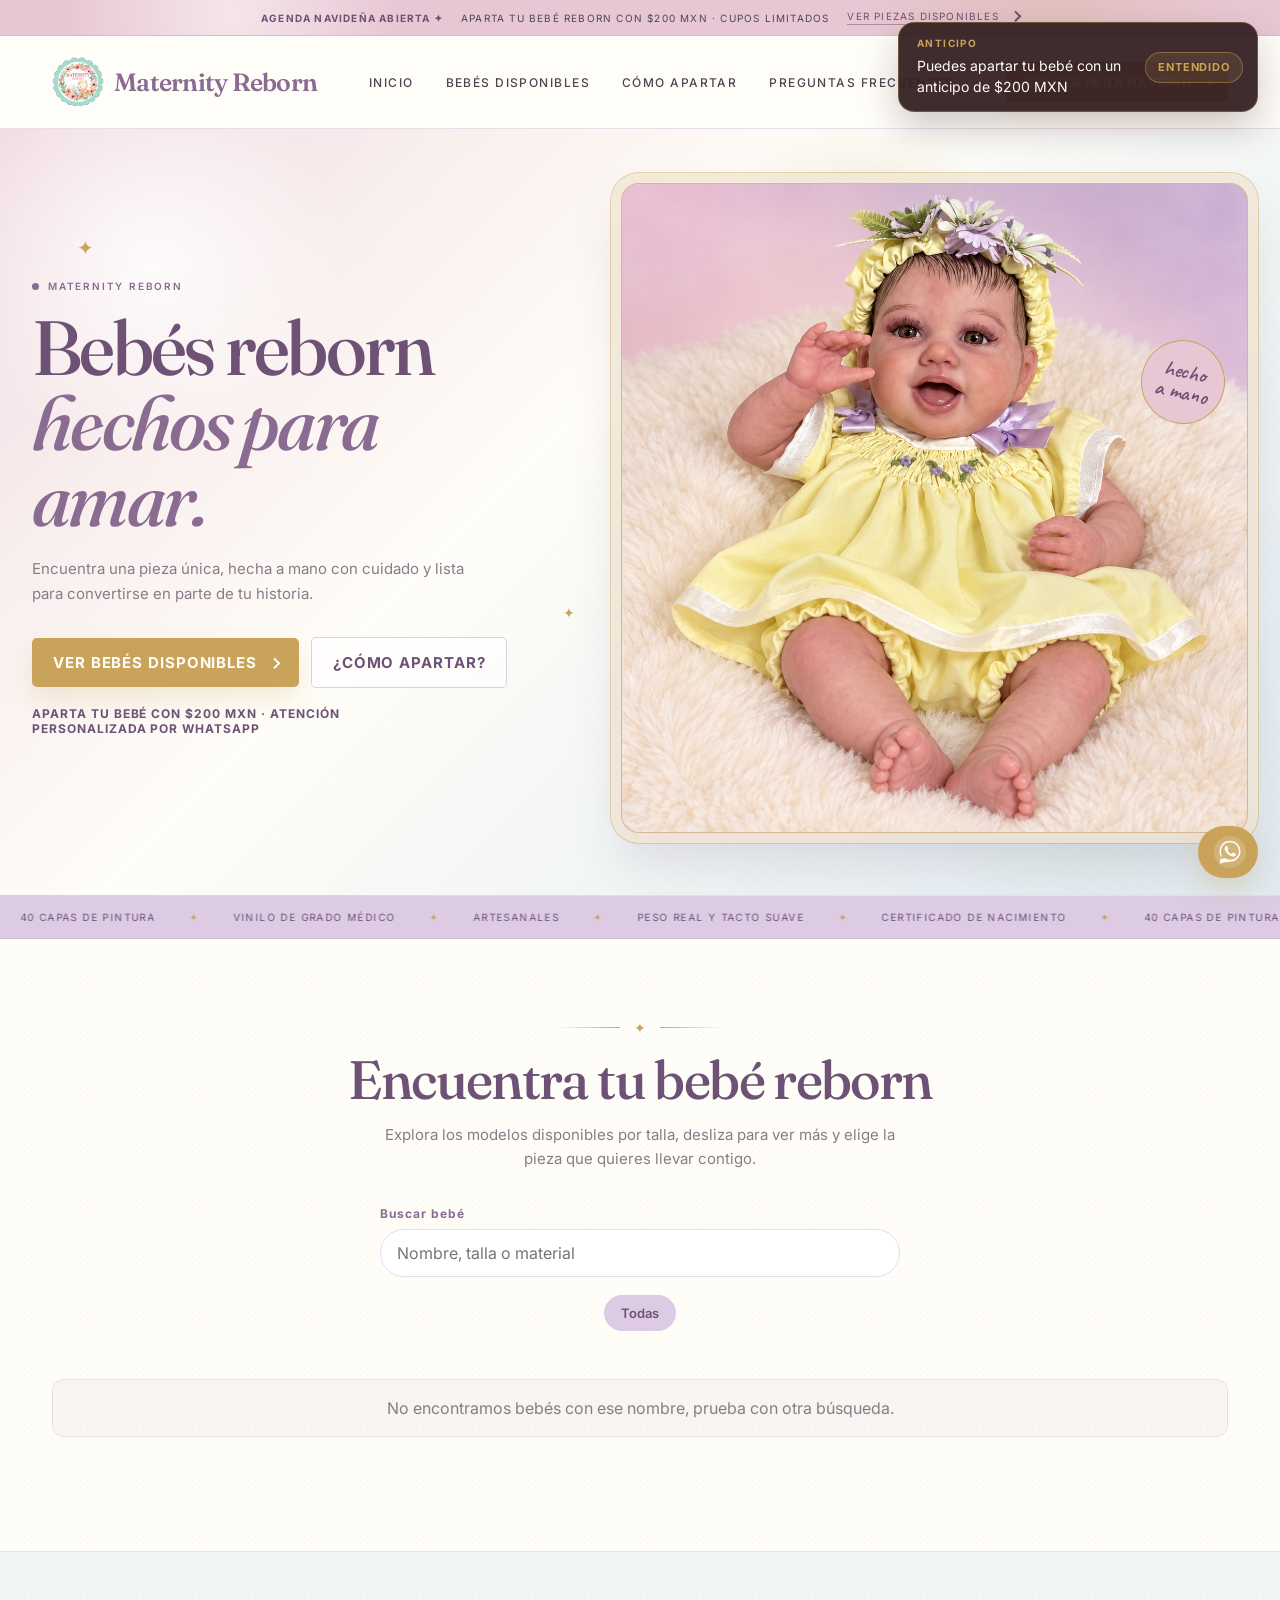
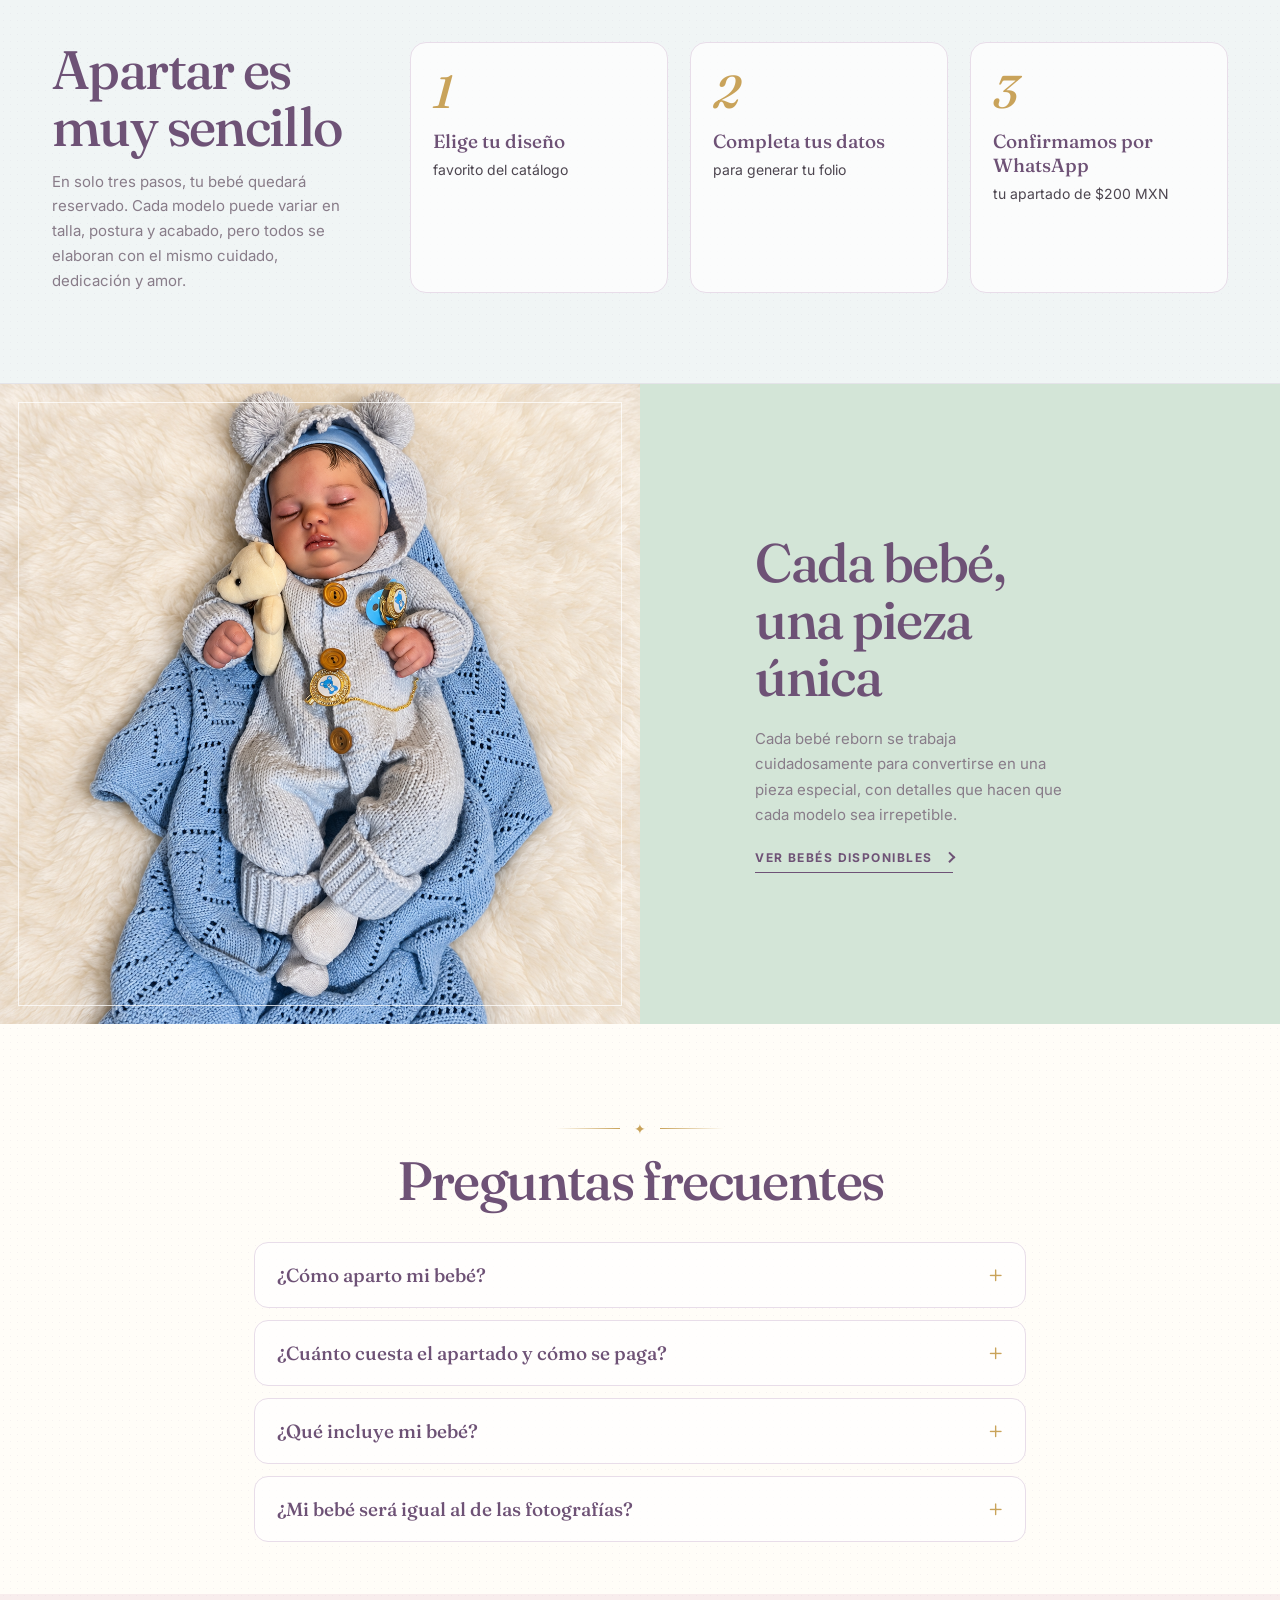
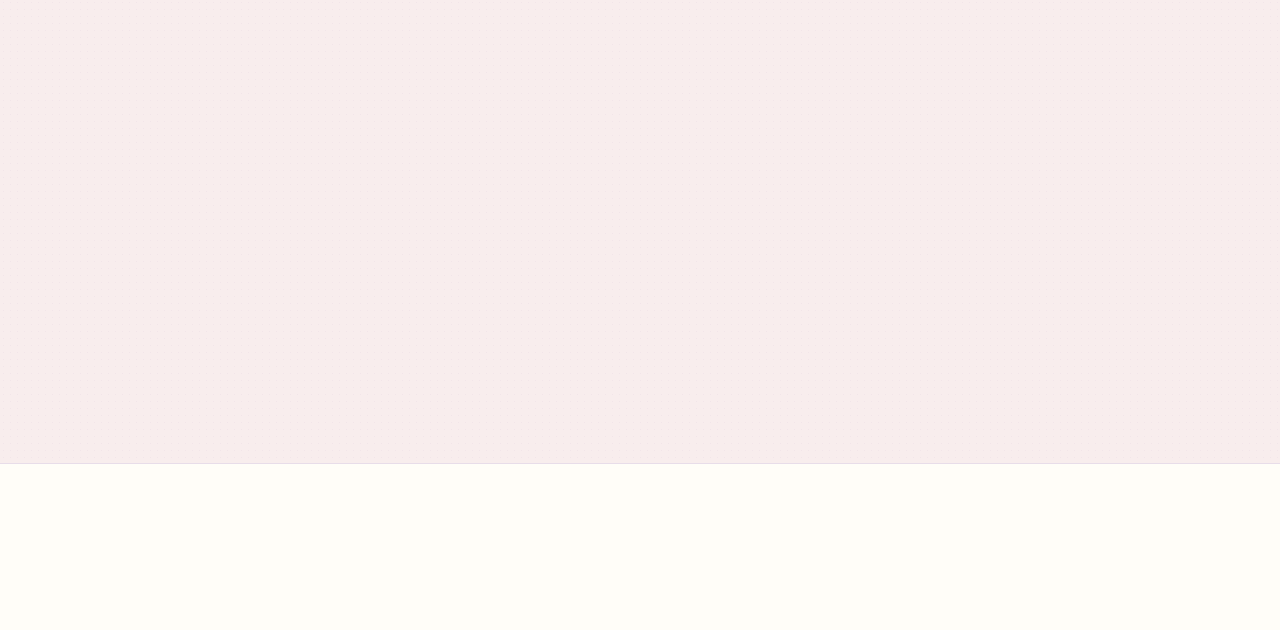
<file: index.html>
<!DOCTYPE html>
<html lang="es">
<head>
<meta charset="UTF-8">
<meta http-equiv="Cache-Control" content="no-cache, no-store, must-revalidate">
<meta http-equiv="Pragma" content="no-cache">
<meta http-equiv="Expires" content="0">
<meta name="viewport" content="width=device-width, initial-scale=1.0">
<meta name="theme-color" content="#FFFDF8">
<meta name="description" content="Bebés reborn hechos a mano. Elige tu diseño y apártalo con $200 MXN.">
<title>Maternity Reborn Dolls | Bebés reborn hechos a mano</title>
<link rel="preconnect" href="https://fonts.googleapis.com">
<link rel="preconnect" href="https://fonts.gstatic.com" crossorigin>
<link href="https://fonts.googleapis.com/css2?family=Caveat:wght@500;600&family=Fraunces:ital,opsz,wght@0,9..144,400;0,9..144,500;0,9..144,600;1,9..144,500&family=Inter:wght@400;500;600;700&display=swap" rel="preload" as="style" onload="this.onload=null;this.rel='stylesheet'">
<noscript><link href="https://fonts.googleapis.com/css2?family=Caveat:wght@500;600&family=Fraunces:ital,opsz,wght@0,9..144,400;0,9..144,500;0,9..144,600;1,9..144,500&family=Inter:wght@400;500;600;700&display=swap" rel="stylesheet"></noscript>
<link rel="icon" type="image/png" href="assets/img/logotipo%20transparente.png">
<link rel="stylesheet" href="assets/css/styles.css?v=20260927">
</head>
<body>

  <div class="announcement" id="inicio" role="status">
    <p><strong>Agenda navideña abierta ✦</strong><span>Aparta tu bebé reborn con $200 MXN · cupos limitados</span><a href="#catalogo">Ver piezas disponibles <span class="arrow-icon" aria-hidden="true"></span></a></p>
  </div>

  <!-- ===== NAV ===== -->
  <nav class="navbar">
    <div class="navbar-inner">
      <a class="nav-logo" href="#inicio" aria-label="Maternity Reborn Dolls">
        <img src="assets/img/logotipo%20transparente.png" alt="Maternity Reborn Dolls logo" width="500" height="500" decoding="async">
        <span>Maternity Reborn</span>
      </a>
      <div class="nav-links">
        <a href="#inicio">Inicio</a>
        <a href="#catalogo">Bebés disponibles</a>
        <a href="#como-funciona">Cómo apartar</a>
        <a href="#preguntas-frecuentes">Preguntas frecuentes</a>
      </div>
      <a href="#catalogo" class="nav-cta">Aparta para navidad <span class="arrow-icon" aria-hidden="true"></span></a>
    </div>
  </nav>

  <!-- ===== HERO ===== -->
  <header class="hero simple-hero" id="coleccion">
    <span class="sparkle s1" aria-hidden="true">✦</span>
    <span class="sparkle s2" aria-hidden="true">✦</span>
    <span class="sparkle s3" aria-hidden="true">✦</span>
    <div class="simple-hero-inner">
      <div class="simple-hero-copy">
        <p class="eyebrow eyebrow-light"><i></i>Maternity Reborn</p>
        <h1>Bebés reborn<br><em>hechos para amar.</em></h1>
        <p class="hero-subtitle">Encuentra una pieza única, hecha a mano con cuidado y lista para convertirse en parte de tu historia.</p>
        <div class="hero-actions">
          <a href="#catalogo" class="btn-hero">Ver bebés disponibles <span class="arrow-icon" aria-hidden="true"></span></a>
          <a href="#como-funciona" class="btn-hero btn-hero-ghost">¿Cómo apartar?</a>
        </div>
        <p class="hero-urgency">Aparta tu bebé con $200 MXN · Atención personalizada por WhatsApp</p>
      </div>
      <div class="simple-hero-art">
        <img src="assets/img/Dylan  (1).png" alt="Bebé reborn artesanal de Maternity Reborn" width="1200" height="1600" decoding="async">
        <span class="hero-stamp">hecho<br>a mano</span>
      </div>
    </div>
  </header>

  <div class="ticker" aria-hidden="true"><div class="ticker-track">
    <span>40 capas de pintura</span><i>✦</i><span>Vinilo de grado médico</span><i>✦</i>
    <span>Artesanales</span><i>✦</i><span>Peso real y tacto suave</span><i>✦</i>
    <span>Certificado de nacimiento</span><i>✦</i><span>40 capas de pintura</span><i>✦</i>
    <span>Vinilo de grado médico</span><i>✦</i><span>Artesanales</span><i>✦</i>
    <span>Peso real y tacto suave</span><i>✦</i><span>Certificado de nacimiento</span><i>✦</i>
  </div></div>

  <!-- ===== CATÁLOGO ===== -->
  <main class="catalogo-wrapper" id="catalogo">
    <div class="catalogo-heading">
      <div>
        <div class="ornament" aria-hidden="true">✦</div>
        <h2>Encuentra tu bebé reborn</h2>
        <p>Explora los modelos disponibles por talla, desliza para ver más y elige la pieza que quieres llevar contigo.</p>
      </div>
    </div>

    <div class="catalogo-toolbar" aria-label="Búsqueda y filtros del catálogo">
      <label class="search-field" for="catalogo-search">
        <span class="search-label">Buscar bebé</span>
        <input id="catalogo-search" type="search" placeholder="Nombre, talla o material" autocomplete="off">
      </label>

      <div class="category-filters" id="category-filters" aria-label="Filtrar por categoría"></div>
    </div>

    <div id="catalogo-empty" class="catalogo-empty" hidden>
      No encontramos bebés con ese nombre, prueba con otra búsqueda.
    </div>

    <!-- Las filas por categoría se generan automáticamente desde assets/js/catalogo.js -->
    <div id="catalogo-grid" class="catalogo-grid"></div>
  </main>

  <!-- ===== CÓMO APARTAR ===== -->
  <section class="how-it-works" id="como-funciona">
    <div class="how-inner">
      <div class="section-intro">
        <h2>Apartar es muy sencillo</h2>
        <p>En solo tres pasos, tu bebé quedará reservado. Cada modelo puede variar en talla, postura y acabado, pero todos se elaboran con el mismo cuidado, dedicación y amor.</p>
      </div>
      <div class="how-item">
        <span class="how-num">1</span>
        <p><strong>Elige tu diseño</strong> favorito del catálogo</p>
      </div>
      <div class="how-item">
        <span class="how-num">2</span>
        <p><strong>Completa tus datos</strong> para generar tu folio</p>
      </div>
      <div class="how-item">
        <span class="how-num">3</span>
        <p><strong>Confirmamos por WhatsApp</strong> tu apartado de $200 MXN</p>
      </div>
    </div>
  </section>

  <section class="atelier-band">
    <div class="atelier-image"><img src="assets/img/Olivia .png" alt="Detalle de un bebé reborn terminado" width="960" height="1206" loading="lazy" decoding="async"></div>
    <div class="atelier-copy">
      <h2>Cada bebé, una pieza única</h2>
      <p>Cada bebé reborn se trabaja cuidadosamente para convertirse en una pieza especial, con detalles que hacen que cada modelo sea irrepetible.</p>
      <a href="#catalogo" class="text-link">Ver bebés disponibles <span class="arrow-icon" aria-hidden="true"></span></a>
    </div>
  </section>

  <!-- ===== PREGUNTAS FRECUENTES ===== -->
  <section class="faq" id="preguntas-frecuentes">
    <div class="faq-head">
      <div class="ornament" aria-hidden="true">✦</div>
      <h2>Preguntas frecuentes</h2>
    </div>
    <details>
      <summary>¿Cómo aparto mi bebé?</summary>
      <p>Elige tu diseño, toca “Quiero apartarlo” y escribe tu nombre y teléfono. Generamos tu folio y continúas por WhatsApp, donde confirmamos tu apartado personalmente.</p>
    </details>
    <details>
      <summary>¿Cuánto cuesta el apartado y cómo se paga?</summary>
      <p>El apartado cuesta $200 MXN y se paga por transferencia o en efectivo en tienda física.</p>
    </details>
    <details>
    <summary>¿Qué incluye mi bebé?</summary>
      <p>Tu bebé incluye su atuendo, chupón y cobija, además de ropa extra y accesorios seleccionados de acuerdo con cada diseño. También recibirás su hoja de nacimiento y certificado de autenticidad.</p>
    </details>
    <details>
      <summary>¿Mi bebé será igual al de las fotografías?</summary>
      <p>Cada bebé se elabora cuidadosamente a mano. El modelo conservará sus características principales; sin embargo, el diseño de las telas y algunos accesorios pueden variar ligeramente según disponibilidad.</p>
    </details>
  </section>

  <section class="christmas-close">
    <div class="ornament" aria-hidden="true">✦</div>
    <p>“Ya encontré el bebé reborn que quiero…”</p>
    <a href="#catalogo" class="btn-primary">Apartar mi bebé por $200 MXN</a>
    <span>Te confirmaremos el apartado personalmente por WhatsApp.</span>
  </section>

  <footer class="site-footer">
    <div class="footer-brand-row">
      <div class="footer-brand">
        <img src="assets/img/logotipo%20transparente.png" alt="Maternity Reborn Dolls logo" width="500" height="500" loading="lazy" decoding="async">
        <span>Maternity Reborn</span>
      </div>

      <div class="footer-socials" aria-label="Redes sociales">
        <a href="https://www.tiktok.com/@maternityrebornstyle?_r=1&_t=ZS-99ALDfQ20K8" target="_blank" rel="noreferrer" aria-label="TikTok">
          <svg viewBox="0 0 24 24" aria-hidden="true"><path d="M14.5 2c.3 1.7 1.5 2.9 3.4 3.2v2.6c-1.1 0-2.2-.3-3.2-.9v7.2a5.2 5.2 0 1 1-5.2-5.2c.3 0 .7 0 1 .1v2.8a2.5 2.5 0 1 0 1.9 2.4V2h2.1Z"/></svg>
        </a>
        <a href="https://www.facebook.com/share/18GBSLNuox/?mibextid=wwXIfr" target="_blank" rel="noreferrer" aria-label="Facebook">
          <svg viewBox="0 0 24 24" aria-hidden="true"><path d="M13.5 22v-8h2.7l.4-3h-3.1V7.5c0-.9.3-1.5 1.6-1.5H17V3.1c-.3 0-1.3-.1-2.5-.1-2.5 0-4.2 1.5-4.2 4.3V11H8v3h2.3v8h3.2z"/></svg>
        </a>
        <a href="https://www.instagram.com/maternityreborndolls?igsi=MWFid2tkNHNncjBvOQ%3D%3D&utm_source=qr" target="_blank" rel="noreferrer" aria-label="Instagram">
          <svg viewBox="0 0 24 24" aria-hidden="true"><path d="M7 2h10a5 5 0 0 1 5 5v10a5 5 0 0 1-5 5H7a5 5 0 0 1-5-5V7a5 5 0 0 1 5-5zm0 2a3 3 0 0 0-3 3v10a3 3 0 0 0 3 3h10a3 3 0 0 0 3-3V7a3 3 0 0 0-3-3H7zm5 3.5A5.5 5.5 0 1 1 6.5 13 5.5 5.5 0 0 1 12 7.5zm0 2A3.5 3.5 0 1 0 15.5 13 3.5 3.5 0 0 0 12 9.5zm5.25-3.25a1.25 1.25 0 1 1-1.25 1.25 1.25 1.25 0 0 1 1.25-1.25z"/></svg>
        </a>
      </div>
    </div>
    <p>&copy; <span id="anio-actual"></span> Maternity Reborn. Piezas de colección.</p>
  </footer>

  <script defer src="assets/js/datos.js?v=20260927"></script>
  <script defer src="assets/js/referral.js?v=20260927"></script>
  <script defer src="assets/js/catalogo.js?v=20260927"></script>
  <script defer src="assets/js/catalogo-admin.js?v=20260927"></script>
  <script defer src="assets/js/whatsapp-widget.js?v=20260927"></script>
</body>
</html>
</file>
<file: assets/css/styles.css>
/* =========================================================
   MATERNITY REBORN — styles.css

   Orden del archivo:
   1. Tokens, base y animaciones
   2. Aviso, navegación y hero
   3. Catálogo (filas por categoría con scroll horizontal)
   4. Cómo apartar, atelier, preguntas, cierre y footer
   5. Componentes compartidos (botones, formularios, modal, toast)
   6. Página de detalle
   7. Panel administrativo
   ========================================================= */

/* ---------- 1. TOKENS, BASE Y ANIMACIONES ---------- */
:root {
  --lila-suave: #DCCBE3;
  --rosa-empolvado: #E8C7D4;
  --azul-cielo: #C9DDEC;
  --verde-menta: #D3E5D7;
  --dorado: #C9A35A;
  --fondo-papel: #FFFDF8;

  --color-bg: #FFFDF8;
  --color-card: #ffffff;
  --color-wine: #8A6B91;
  --color-wine-dark: #6E5276;
  --color-gold: #C9A35A;
  --color-gold-dark: #A9803F;
  --color-gold-light: #e5d6a8;
  --color-text: #4D4650;
  --color-text-soft: #887C89;
  --color-line: #E8DDE9;
  --color-badge-out: #c98d8d;
  --color-tint: #DCCBE3;
  --color-panel: #D3E5D7;
  --color-image-bg: #F5ECF4;
  --color-white: #ffffff;
  --color-shadow: rgba(92, 68, 98, 0.12);
  --color-overlay: rgba(61, 53, 64, 0.5);
  --color-glass: rgba(255, 253, 248, 0.94);

  --font-display: "Fraunces", serif;
  --font-body: "Inter", sans-serif;
  --font-script: "Caveat", cursive;

  --radius: 4px;
  --radius-card: 16px;
  --shadow-card: 0 4px 18px rgba(61, 53, 64, 0.08);
  --shadow-modal: 0 20px 60px rgba(61, 53, 64, 0.28);
}

@keyframes fade-up {
  0% { opacity: 0; transform: translateY(28px); }
  60% { opacity: 1; }
  100% { opacity: 1; transform: translateY(0); }
}

@keyframes twinkle {
  0%, 100% { opacity: .35; transform: scale(.85) rotate(0deg); }
  50% { opacity: 1; transform: scale(1.1) rotate(18deg); }
}

@keyframes ticker-scroll {
  from { transform: translateX(-50%); }
  to { transform: translateX(0); }
}

@keyframes catalog-slide-next {
  0%, 100% { transform: translateX(0); }
  45% { transform: translateX(-5px); }
}

@keyframes catalog-slide-prev {
  0%, 100% { transform: translateX(0); }
  45% { transform: translateX(5px); }
}

* { box-sizing: border-box; }

html, body {
  margin: 0;
  padding: 0;
  scroll-behavior: smooth;
  background: var(--fondo-papel);
  color: var(--color-text);
  font-family: var(--font-body);
  -webkit-font-smoothing: antialiased;
}

body {
  background-image: radial-gradient(rgba(138, 107, 145, .075) .6px, transparent .6px);
  background-size: 7px 7px;
}

[id] { scroll-margin-top: 90px; }
img { max-width: 100%; display: block; }

:focus-visible {
  outline: 2px solid var(--color-wine);
  outline-offset: 3px;
}

@media (prefers-reduced-motion: reduce) {
  html, body { scroll-behavior: auto; }
  *, *::before, *::after { animation: none !important; transition-duration: .01ms !important; }
  .ticker-track { animation: ticker-scroll 32s linear infinite !important; }
}

/* Etiquetas y adornos */
.eyebrow {
  display: flex;
  align-items: center;
  justify-content: center;
  gap: 9px;
  margin: 0 0 10px;
  color: var(--color-gold-dark);
  font-size: 10px;
  font-weight: 600;
  letter-spacing: .18em;
  text-transform: uppercase;
}
.eyebrow i { display: inline-block; width: 7px; height: 7px; border-radius: 50%; background: currentColor; }

.ornament {
  display: flex;
  align-items: center;
  justify-content: center;
  gap: 14px;
  margin: 0 auto 16px;
  color: var(--dorado);
  font-size: 14px;
}
.ornament::before, .ornament::after {
  content: "";
  width: 64px;
  height: 1px;
  background: linear-gradient(90deg, transparent, var(--dorado));
}
.ornament::after { transform: scaleX(-1); }

.arrow-icon {
  display: inline-block;
  width: 8px;
  height: 8px;
  margin-left: 8px;
  border-top: 2px solid currentColor;
  border-right: 2px solid currentColor;
  transform: rotate(45deg) translateY(-1px);
  vertical-align: middle;
}

/* ---------- 2. AVISO, NAVEGACIÓN Y HERO ---------- */
.announcement {
  position: relative;
  overflow: hidden;
  padding: 10px 20px;
  background: var(--rosa-empolvado);
  color: var(--color-text);
  border-bottom: 1px solid rgba(138, 107, 145, .16);
}
.announcement::before {
  content: "";
  position: absolute;
  inset: 0;
  pointer-events: none;
  background:
    radial-gradient(circle at 18% 40%, rgba(255,255,255,.55), transparent 16%),
    radial-gradient(circle at 82% 20%, rgba(201,163,90,.18), transparent 18%);
}
.announcement p {
  position: relative;
  z-index: 1;
  max-width: 1240px;
  margin: 0 auto;
  display: flex;
  align-items: center;
  justify-content: center;
  gap: 18px;
  font-size: 10px;
  letter-spacing: .12em;
  text-transform: uppercase;
}
.announcement strong { color: var(--color-wine-dark); font-weight: 700; }
.announcement a {
  color: var(--color-wine-dark);
  text-decoration: none;
  border-bottom: 1px solid rgba(110, 82, 118, .5);
  padding-bottom: 2px;
}

.navbar {
  position: sticky;
  top: 0;
  z-index: 50;
  background: var(--color-glass);
  backdrop-filter: blur(14px);
  border-bottom: 1px solid var(--color-line);
}
.navbar-inner {
  max-width: 1240px;
  margin: 0 auto;
  padding: 20px 32px;
  display: flex;
  align-items: center;
  justify-content: space-between;
  gap: 20px;
}

.nav-logo {
  display: inline-flex;
  align-items: center;
  justify-content: center;
  gap: 10px;
  font-family: var(--font-display);
  font-weight: 600;
  font-size: 25px;
  letter-spacing: -.03em;
  color: var(--color-wine);
  text-decoration: none;
}
.nav-logo span { line-height: 1; }
.nav-logo img, .footer-brand img { display: block; height: 52px; width: auto; }

.nav-links { display: flex; gap: 32px; }
.nav-links a {
  display: inline-block;
  font-size: 12px;
  font-weight: 500;
  letter-spacing: .12em;
  text-transform: uppercase;
  color: var(--color-text);
  text-decoration: none;
  transition: color .2s ease, transform .2s ease;
}
.nav-links a:hover { color: var(--color-wine); transform: translateY(-2px); }

.nav-cta {
  padding: 12px 17px;
  border-radius: var(--radius);
  background: var(--dorado);
  color: #fffdf8;
  font-size: 13px;
  font-weight: 700;
  letter-spacing: .05em;
  text-transform: uppercase;
  text-decoration: none;
  white-space: nowrap;
  box-shadow: 0 8px 18px rgba(201, 163, 90, .2);
  transition: background .2s ease, transform .2s ease;
}
.nav-cta:hover { background: #B78E49; transform: translateY(-2px); }

/* Hero */
.hero {
  position: relative;
  overflow: hidden;
  background: linear-gradient(135deg, rgba(232,199,212,.58), rgba(255,253,248,.94) 42%, rgba(201,221,236,.58));
  border-bottom: 1px solid rgba(201, 163, 90, .28);
}
.hero::before {
  content: "";
  position: absolute;
  inset: 0;
  pointer-events: none;
  background:
    radial-gradient(circle at 12% 18%, rgba(255,255,255,.82), transparent 15%),
    radial-gradient(circle at 67% 16%, rgba(201,163,90,.24), transparent 13%),
    radial-gradient(circle at 84% 76%, rgba(211,229,215,.8), transparent 17%);
}

.sparkle {
  position: absolute;
  z-index: 1;
  color: var(--dorado);
  pointer-events: none;
  animation: twinkle 4s ease-in-out infinite;
}
.sparkle.s1 { top: 14%; left: 6%; font-size: 20px; }
.sparkle.s2 { top: 62%; left: 44%; font-size: 14px; animation-delay: 1.3s; }
.sparkle.s3 { top: 10%; right: 8%; font-size: 26px; animation-delay: 2.4s; }

.simple-hero-inner {
  position: relative;
  z-index: 2;
  width: min(1240px, calc(100% - 64px));
  min-height: 620px;
  margin: 0 auto;
  padding: 54px 0 62px;
  display: grid;
  grid-template-columns: minmax(0, .9fr) minmax(360px, 1.1fr);
  align-items: center;
  gap: clamp(30px, 6vw, 90px);
}
.simple-hero-copy { animation: fade-up .9s cubic-bezier(.2,.7,.2,1) both; }
.simple-hero-copy .eyebrow { justify-content: flex-start; color: var(--color-wine); }
.simple-hero-copy h1 {
  max-width: 600px;
  margin: 18px 0 20px;
  color: var(--color-wine-dark);
  font: 500 clamp(48px, 6vw, 82px)/.98 var(--font-display);
  letter-spacing: -.035em;
}
.simple-hero-copy h1 em { color: var(--color-wine); font-style: italic; }

.hero-subtitle {
  max-width: 440px;
  margin: 0;
  font-size: 15px;
  line-height: 1.7;
  color: var(--color-text-soft);
}
.hero-actions { display: flex; align-items: center; justify-content: flex-start; gap: 12px; flex-wrap: wrap; margin-top: 30px; }
.btn-hero {
  display: inline-block;
  padding: 15px 21px;
  border-radius: 5px;
  background: var(--dorado);
  color: #fffdf8;
  font-weight: 700;
  font-size: 15px;
  letter-spacing: .06em;
  text-transform: uppercase;
  text-decoration: none;
  box-shadow: 0 12px 25px rgba(201, 163, 90, .2);
  transition: background .2s ease, transform .2s ease;
}
.btn-hero:hover { background: #B78E49; transform: translateY(-2px); }
.btn-hero-ghost {
  background: rgba(255,255,255,.56);
  color: var(--color-wine-dark);
  border: 1px solid rgba(138, 107, 145, .3);
  box-shadow: none;
}
.btn-hero-ghost:hover { background: rgba(255,255,255,.8); }
.hero-urgency {
  max-width: 410px;
  margin: 18px 0 0;
  color: var(--color-wine-dark);
  font-size: 12px;
  font-weight: 700;
  letter-spacing: .08em;
  text-transform: uppercase;
}

/* Arco: el motivo que se repite en las tarjetas del catálogo */
.simple-hero-art {
  position: relative;
  min-height: 520px;
  height: min(62vw, 650px);
  max-height: 650px;
  overflow: hidden;
  border: 1px solid rgba(201, 163, 90, .5);
  border-radius: 18px;
  background: var(--rosa-empolvado);
  box-shadow:
    0 0 0 10px rgba(255,255,255,.55),
    0 0 0 11px rgba(201,163,90,.45),
    0 26px 50px rgba(92,68,98,.16);
  transform: rotate(1deg);
  animation: fade-up 1.05s cubic-bezier(.2,.7,.2,1) both;
}
.simple-hero-art img { width: 100%; height: 100%; object-fit: cover; object-position: center top; }
.hero-stamp {
  position: absolute;
  right: 22px;
  top: 24%;
  display: grid;
  place-items: center;
  width: 84px;
  height: 84px;
  border: 1px solid var(--dorado);
  border-radius: 50%;
  background: var(--rosa-empolvado);
  color: var(--color-wine-dark);
  font-family: var(--font-script);
  font-size: 22px;
  font-weight: 600;
  line-height: .95;
  text-align: center;
  transform: rotate(12deg);
}

.ticker { overflow: hidden; background: var(--lila-suave); border-bottom: 1px solid rgba(138,107,145,.16); white-space: nowrap; }
.ticker-track {
  display: flex;
  gap: 34px;
  width: max-content;
  min-width: max-content;
  padding: 15px 20px;
  color: var(--color-wine-dark);
  font-size: 10px;
  letter-spacing: .14em;
  text-transform: uppercase;
  animation: ticker-scroll 32s linear infinite;
  will-change: transform;
}
.ticker-track i { color: var(--dorado); font-style: normal; }

/* ---------- 3. CATÁLOGO ---------- */
.catalogo-wrapper {
  max-width: 1240px;
  margin: 0 auto;
  padding: 80px 32px 90px;
}

.catalogo-heading { text-align: center; margin-bottom: 34px; }
.catalogo-heading h2,
.section-intro h2,
.atelier-copy h2,
.faq-head h2 {
  margin: 0 0 14px;
  color: var(--color-wine-dark);
  font: 500 clamp(32px, 4.4vw, 54px)/1.05 var(--font-display);
  letter-spacing: -.03em;
}
.catalogo-heading p:last-child {
  max-width: 520px;
  margin: 0 auto;
  color: var(--color-text-soft);
  font-size: 15px;
  line-height: 1.65;
}

/* Buscador y filtros */
.catalogo-toolbar { display: grid; gap: 18px; justify-items: center; margin: 0 0 48px; }
.search-field { display: flex; flex-direction: column; gap: 8px; width: min(520px, 100%); }
.search-label { font-size: 12px; font-weight: 700; letter-spacing: .08em; color: var(--color-wine); }
.search-field input {
  width: 100%;
  padding: 13px 16px;
  border: 1px solid var(--color-line);
  border-radius: 999px;
  background: var(--color-card);
  color: var(--color-text);
  font: inherit;
}
.search-field input:focus { outline: 2px solid rgba(138,107,145,.35); outline-offset: 1px; }

.category-filters { display: flex; flex-wrap: wrap; justify-content: center; gap: 10px; }
.filter-chip {
  padding: 9px 16px;
  border: 1px solid var(--color-line);
  border-radius: 999px;
  background: var(--color-card);
  color: var(--color-text);
  font: 600 13px var(--font-body);
  cursor: pointer;
  transition: background .2s ease, color .2s ease, border-color .2s ease;
}
.filter-chip:hover { border-color: var(--color-wine); }
.filter-chip.is-active { background: var(--lila-suave); border-color: var(--lila-suave); color: var(--color-wine-dark); }

.catalogo-empty {
  margin-bottom: 24px;
  padding: 18px 20px;
  border: 1px solid var(--color-line);
  border-radius: 12px;
  background: rgba(138,107,145,.05);
  color: var(--color-text-soft);
  text-align: center;
}

/* Fila por categoría */
.cat-row { margin-bottom: 56px; }
.cat-row:last-child { margin-bottom: 0; }

.cat-row-head {
  position: relative;
  display: flex;
  align-items: flex-end;
  justify-content: space-between;
  gap: 20px;
  margin-bottom: 14px;
  padding-bottom: 16px;
  border-bottom: 1px solid var(--color-line);
}
.cat-row-head::after {
  content: "✦";
  position: absolute;
  left: 0;
  bottom: -9px;
  padding-right: 10px;
  background: var(--fondo-papel);
  color: var(--dorado);
  font-size: 12px;
  line-height: 1;
}
.cat-row-title {
  margin: 0;
  color: var(--color-wine-dark);
  font: 500 clamp(28px, 3.4vw, 40px)/1.05 var(--font-display);
  letter-spacing: -.025em;
}
.cat-row-meta { margin: 6px 0 0; color: var(--color-text-soft); font-size: 13px; }

.cat-row-tools { display: flex; align-items: center; gap: 8px; }
.cat-hint { display: none; color: var(--color-gold-dark); font: 600 24px/1 var(--font-script); }
.cat-hint::after { content: " →"; }
.cat-arrow {
  display: none;
  align-items: center;
  justify-content: center;
  width: 42px;
  height: 42px;
  padding: 0 0 3px;
  border: 1px solid var(--color-line);
  border-radius: 50%;
  background: var(--color-card);
  color: var(--color-wine);
  font-size: 24px;
  line-height: 1;
  cursor: pointer;
  transition: background .2s ease, color .2s ease, opacity .2s ease;
  position: absolute;
  top: 50%;
  z-index: 3;
  transform: translateY(-50%);
}
.cat-arrow-prev { left: 4px; }
.cat-arrow-next { right: 4px; }
.cat-arrow:hover:not(:disabled) { background: var(--color-wine); border-color: var(--color-wine); color: var(--color-white); }
.cat-arrow:disabled { opacity: .35; cursor: default; }
.cat-row.is-scrollable .cat-arrow { display: inline-flex; }

.cat-row-viewport { position: relative; }
.cat-row.is-moving-prev .cat-row-viewport { animation: catalog-slide-prev .36s ease-out; }
.cat-row.is-moving-next .cat-row-viewport { animation: catalog-slide-next .36s ease-out; }
.cat-row-viewport::before,
.cat-row-viewport::after {
  content: "";
  position: absolute;
  top: 0;
  bottom: 0;
  z-index: 2;
  width: 56px;
  pointer-events: none;
  opacity: 0;
  transition: opacity .2s ease;
}
.cat-row-viewport::before { left: 0; background: linear-gradient(90deg, var(--fondo-papel), transparent); }
.cat-row-viewport::after { right: 0; background: linear-gradient(-90deg, var(--fondo-papel), transparent); }
.cat-row.is-scrollable:not(.at-start) .cat-row-viewport::before { opacity: 1; }
.cat-row.is-scrollable:not(.at-end) .cat-row-viewport::after { opacity: 1; }

.cat-track {
  --card-w: 268px;
  display: flex;
  gap: 18px;
  padding: 14px 0 26px;
  overflow-x: auto;
  overscroll-behavior-x: contain;
  scroll-snap-type: x proximity;
  scrollbar-width: none;
  -webkit-overflow-scrolling: touch;
}
.cat-track::-webkit-scrollbar { display: none; }

/* Cuando eliges una sola categoría, se muestra en cuadrícula */
.cat-row.is-expanded .cat-track {
  display: grid;
  grid-template-columns: repeat(auto-fill, minmax(230px, 1fr));
  gap: 26px 18px;
  overflow: visible;
  padding-bottom: 6px;
}
.cat-row.is-expanded .tarjeta { flex: none; }

/* Tarjeta: arco con marco dorado */
.tarjeta {
  flex: 0 0 var(--card-w);
  display: flex;
  flex-direction: column;
  padding: 0 8px;
  text-align: center;
  scroll-snap-align: start;
}

.tarjeta-imagen-wrap {
  position: relative;
  display: block;
  aspect-ratio: 4 / 5;
  overflow: hidden;
  border-radius: 12px;
  background: var(--color-image-bg);
  box-shadow: 0 6px 16px rgba(92,68,98,.10);
  transition: box-shadow .3s ease, transform .3s ease;

}
.tarjeta-imagen-wrap.palette-rose { background: var(--rosa-empolvado); }
.tarjeta-imagen-wrap.palette-green { background: var(--verde-menta); }
.tarjeta-imagen-wrap.palette-cream { background: #F7F0E2; }
.tarjeta-imagen-wrap.palette-gold { background: #F1E6CC; }

.tarjeta-imagen-wrap img {
  width: 100%;
  height: 100%;
  object-fit: cover;
  object-position: center top;
  transition: transform .45s ease;
}
.tarjeta:hover .tarjeta-imagen-wrap {
  transform: translateY(-4px);
  box-shadow: 0 12px 24px rgba(92,68,98,.16);
}
.tarjeta:hover .tarjeta-imagen-wrap img { transform: scale(1.05); }

.tarjeta-badges {
  position: absolute;
  left: 10px;
  right: 10px;
  bottom: 14px;
  z-index: 1;
  display: flex;
  justify-content: center;
  flex-wrap: wrap;
  gap: 6px;
}
.badge {
  display: inline-flex;
  align-items: center;
  padding: 6px 12px;
  border-radius: 999px;
  background: var(--color-wine);
  color: #fffdf8;
  font-size: 10px;
  font-weight: 700;
  letter-spacing: .08em;
  text-transform: uppercase;
}
.badge.nuevo { background: rgba(255,255,255,.94); color: var(--color-wine-dark); border: 1px solid rgba(201,163,90,.6); }
.badge.nuevo::before { content: "✦"; margin-right: 6px; color: var(--dorado); }
.badge.promocion { background: #b86b45; }
.badge.apartado { background: var(--color-badge-out); }

.tarjeta-info { display: flex; flex-direction: column; align-items: center; flex: 1; padding: 22px 4px 0; }
.tarjeta-nombre { margin: 0 0 4px; color: var(--color-wine-dark); font: 500 24px/1.1 var(--font-display); letter-spacing: -.01em; }
.tarjeta-sub { margin: 0 0 10px; color: var(--color-text-soft); font-size: 12px; line-height: 1.4; }
.tarjeta-precio { margin: 0 0 16px; color: var(--color-gold-dark); font: 500 19px var(--font-display); }

.btn-detalle {
  display: inline-block;
  margin-top: auto;
  padding: 10px 22px;
  border: 1px solid var(--color-wine);
  border-radius: 999px;
  color: var(--color-wine-dark);
  font: 600 13px var(--font-body);
  text-decoration: none;
  transition: background .2s ease, color .2s ease;
}
.btn-detalle:hover { background: var(--color-wine); color: var(--color-white); }

/* ---------- 4. CÓMO APARTAR, ATELIER, PREGUNTAS, CIERRE Y FOOTER ---------- */
.how-it-works {
  background: rgba(201,221,236,.28);
  border-top: 1px solid rgba(138,107,145,.12);
  border-bottom: 1px solid rgba(138,107,145,.12);
}
.how-inner {
  max-width: 1240px;
  margin: 0 auto;
  padding: 90px 32px;
  display: grid;
  grid-template-columns: 1.3fr repeat(3, 1fr);
  gap: 22px;
  align-items: stretch;
}
.section-intro { padding-right: 30px; align-self: center; }
.section-intro p { margin: 0; color: var(--color-text-soft); font-size: 15px; line-height: 1.65; }

.how-item {
  padding: 26px 22px 24px;
  border: 1px solid var(--color-line);
  border-radius: var(--radius-card);
  background: rgba(255,255,255,.75);
}
.how-num { display: block; margin-bottom: 14px; color: var(--dorado); font: italic 500 46px/1 var(--font-display); }
.how-item p { margin: 0; color: var(--color-text); font-size: 14px; line-height: 1.5; }
.how-item strong { display: block; margin-bottom: 6px; font: 500 19px var(--font-display); color: var(--color-wine-dark); }

.atelier-band { display: grid; grid-template-columns: 1fr 1fr; background: var(--verde-menta); content-visibility: auto; contain-intrinsic-size: 460px; }
.atelier-image { position: relative; min-height: 460px; overflow: hidden; }
.atelier-image::after { content: ""; position: absolute; inset: 18px; border: 1px solid rgba(255,255,255,.75); pointer-events: none; }
.atelier-image img { width: 100%; height: 100%; object-fit: cover; }
.atelier-copy { max-width: 540px; padding: 84px 8vw 84px 9vw; align-self: center; }
.atelier-copy h2 { margin-bottom: 20px; }
.atelier-copy p { margin: 0; color: var(--color-text-soft); font-size: 15px; line-height: 1.7; }
.text-link {
  display: inline-block;
  margin-top: 22px;
  padding-bottom: 7px;
  border-bottom: 1px solid var(--color-wine-dark);
  color: var(--color-wine-dark);
  font-size: 12px;
  font-weight: 700;
  letter-spacing: .12em;
  text-decoration: none;
  text-transform: uppercase;
}

/* Preguntas frecuentes */
.faq { max-width: 820px; margin: 0 auto; padding: 96px 24px 40px; }
.faq-head { text-align: center; margin-bottom: 32px; }
.faq-head h2 { margin-bottom: 0; }
.faq details {
  margin-bottom: 12px;
  padding: 0 22px;
  border: 1px solid var(--color-line);
  border-radius: 14px;
  background: rgba(255,255,255,.8);
  transition: border-color .2s ease, box-shadow .2s ease;
}
.faq details[open] { border-color: var(--dorado); box-shadow: 0 10px 24px rgba(92,68,98,.08); }
.faq summary {
  display: flex;
  align-items: center;
  justify-content: space-between;
  gap: 16px;
  padding: 18px 0;
  color: var(--color-wine-dark);
  font: 500 19px/1.3 var(--font-display);
  list-style: none;
  cursor: pointer;
}
.faq summary::-webkit-details-marker { display: none; }
.faq summary::after { content: "+"; color: var(--dorado); font-size: 28px; line-height: 1; transition: transform .2s ease; }
.faq details[open] summary::after { transform: rotate(45deg); }
.faq details p { margin: 0 0 20px; color: var(--color-text-soft); font-size: 15px; line-height: 1.7; }

.christmas-close { padding: 96px 24px 108px; background: rgba(232,199,212,.3); text-align: center; content-visibility: auto; contain-intrinsic-size: 380px; }
.christmas-close p { max-width: 780px; margin: 0 auto 28px; color: var(--color-wine-dark); font: 500 clamp(30px, 5vw, 56px)/1.1 var(--font-display); }
.christmas-close .btn-primary { width: min(560px, 100%); margin: 0 auto 14px; background: var(--dorado); color: #fffdf8; }
.christmas-close .btn-primary:hover { background: #B78E49; }
.christmas-close span { color: var(--color-text-soft); font-size: 13px; }

/* Footer */
.site-footer { padding: 42px 24px 30px; border-top: 1px solid var(--color-line); background: var(--fondo-papel); text-align: center; font-size: 13px; color: var(--color-text-soft); content-visibility: auto; contain-intrinsic-size: 220px; }
.footer-brand-row { display: flex; align-items: center; justify-content: space-between; gap: 20px; margin-bottom: 12px; flex-wrap: wrap; }
.footer-brand { display: inline-flex; align-items: center; gap: 12px; color: var(--color-wine); font-family: var(--font-display); font-size: 25px; }
.footer-brand span { line-height: 1; }
.footer-socials { display: flex; align-items: center; gap: 10px; flex-wrap: wrap; }
.footer-socials a {
  display: inline-flex;
  align-items: center;
  justify-content: center;
  width: 36px;
  height: 36px;
  border-radius: 50%;
  background: var(--lila-suave);
  color: var(--color-wine-dark);
  text-decoration: none;
  transition: transform .2s ease, opacity .2s ease;
}
.footer-socials a svg { width: 16px; height: 16px; fill: currentColor; }
.footer-socials a:hover { transform: translateY(-2px); opacity: .9; }

/* ---------- 5. COMPONENTES COMPARTIDOS ---------- */
.btn-primary {
  display: block;
  width: 100%;
  padding: 14px 16px;
  border: none;
  border-radius: 100px;
  background: var(--color-wine);
  color: var(--color-white);
  font: 700 15px var(--font-body);
  text-align: center;
  text-decoration: none;
  cursor: pointer;
  transition: background .2s ease;
}
.btn-primary:hover { background: var(--color-wine-dark); }

.btn-secondary {
  display: block;
  width: 100%;
  margin-top: 10px;
  padding: 8px;
  border: none;
  background: none;
  color: var(--color-text-soft);
  font: 14px var(--font-body);
  cursor: pointer;
}

.btn-apartar {
  margin-top: auto;
  padding: 12px 16px;
  border: none;
  border-radius: 100px;
  background: var(--color-wine);
  color: #fffdf8;
  font: 600 14px var(--font-body);
  cursor: pointer;
  transition: background .2s ease;
}
.btn-apartar:hover { background: var(--color-wine-dark); }
.btn-apartar:disabled { background: var(--color-line); color: var(--color-text-soft); cursor: not-allowed; }

.modal-overlay {
  position: fixed;
  inset: 0;
  z-index: 100;
  display: flex;
  align-items: center;
  justify-content: center;
  padding: 20px;
  background: var(--color-overlay);
}
.modal-overlay[hidden] { display: none; }
.modal {
  position: relative;
  width: 100%;
  max-width: 420px;
  padding: 34px 30px;
  border-radius: var(--radius);
  background: var(--color-card);
  box-shadow: var(--shadow-modal);
  text-align: center;
}
.modal-close { position: absolute; top: 14px; right: 16px; border: none; background: none; color: var(--color-text-soft); font-size: 26px; line-height: 1; cursor: pointer; }
.modal-title { margin: 0 0 6px; font: 600 26px var(--font-display); }
.modal-price { margin: 0 0 20px; color: var(--color-text-soft); }
.modal-note { margin: 18px 0 20px; color: var(--color-text-soft); font-size: 13px; line-height: 1.6; text-align: left; }
.field-label { display: block; margin: 14px 0 6px; color: var(--color-text); font-size: 13px; font-weight: 600; text-align: left; }
.field-input {
  width: 100%;
  padding: 12px 14px;
  border: 1px solid var(--color-line);
  border-radius: 10px;
  background: var(--color-bg);
  color: var(--color-text);
  font: 15px var(--font-body);
}
.field-input:focus { outline: 2px solid var(--color-wine); outline-offset: 1px; }
.folio-display { margin: 0 0 18px; color: var(--color-wine-dark); font: 600 32px var(--font-display); letter-spacing: .02em; }

.anticipo-toast {
  position: fixed;
  top: 22px;
  right: 22px;
  z-index: 2000;
  width: min(360px, calc(100vw - 24px));
  display: flex;
  align-items: flex-start;
  gap: 10px;
  padding: 14px 14px 14px 18px;
  border: 1px solid rgba(201,163,90,.35);
  border-radius: 16px;
  background: rgba(52,31,33,.94);
  box-shadow: 0 16px 36px rgba(39,20,22,.22);
  color: var(--color-bg);
  opacity: 0;
  transform: translateY(-12px);
  pointer-events: none;
  transition: opacity .25s ease, transform .25s ease;
}
.anticipo-toast.is-visible { opacity: 1; transform: translateY(0); pointer-events: auto; }
.anticipo-toast__content { flex: 1; }
.anticipo-toast__content strong { display: block; margin-bottom: 6px; color: var(--dorado); font-size: 10px; letter-spacing: .14em; text-transform: uppercase; }
.anticipo-toast__content p { margin: 0; color: var(--color-bg); font-size: 14px; line-height: 1.5; }
.anticipo-toast__close {
  align-self: center;
  min-width: 88px;
  padding: 9px 12px;
  border: 1px solid rgba(201,163,90,.45);
  border-radius: 999px;
  background: rgba(201,163,90,.12);
  color: var(--dorado);
  font: 700 11px/1 var(--font-body);
  letter-spacing: .08em;
  text-transform: uppercase;
  cursor: pointer;
}

.whatsapp-widget {
  position: fixed;
  right: 22px;
  bottom: 22px;
  z-index: 2100;
  display: flex;
  align-items: center;
  gap: 10px;
  padding: 10px 12px 10px 16px;
  border-radius: 999px;
  background: var(--dorado);
  color: #fffdf8;
  box-shadow: 0 12px 28px rgba(201,163,90,.3);
  text-decoration: none;
  transition: transform .2s ease, background .2s ease;
}
.whatsapp-widget:hover { background: #B78E49; transform: translateY(-2px); }
.whatsapp-widget__label { font: 700 11px var(--font-body); letter-spacing: .04em; }
.whatsapp-widget__icon { display: grid; place-items: center; width: 32px; height: 32px; border-radius: 50%; background: rgba(255,255,255,.18); font-size: 18px; }

/* ---------- Responsive de portada y catálogo ---------- */
@media (max-width: 900px) {
  .nav-links { gap: 14px; }
  .nav-links a { font-size: 10px; letter-spacing: .06em; }
  .simple-hero-inner { width: min(100% - 40px, 720px); grid-template-columns: 1fr 1fr; gap: 24px; }
  .simple-hero-copy h1 { font-size: clamp(42px, 6vw, 62px); }
  .simple-hero-art { min-height: 420px; }
  .how-inner { grid-template-columns: repeat(3, 1fr); }
  .section-intro { grid-column: 1 / -1; padding-right: 0; }
  .catalogo-toolbar { grid-template-columns: 1fr; }
}

@media (max-width: 640px) {
  .announcement { padding: 8px 14px; }
  .announcement p { flex-wrap: wrap; gap: 2px 8px; font-size: 9px; letter-spacing: .06em; text-align: center; }
  .announcement a { display: none; }

  .navbar-inner { padding: 12px 16px; }
  .nav-logo { font-size: 17px; }
  .nav-logo img, .footer-brand img { height: 38px; }
  .nav-links { display: none; }
  .nav-cta { padding: 9px 10px; font-size: 9px; }

  .simple-hero-inner { width: calc(100% - 40px); min-height: 0; grid-template-columns: 1fr; gap: 34px; padding: 44px 0 44px; }
  .simple-hero-copy { text-align: center; }
  .simple-hero-copy .eyebrow { justify-content: center; }
  .simple-hero-copy h1 { margin: 15px auto 16px; font-size: clamp(44px, 13vw, 62px); }
  .hero-subtitle { margin: 0 auto; font-size: 13px; }
  .hero-actions { justify-content: center; margin-top: 24px; gap: 12px; }
  .btn-hero { padding: 13px 15px; font-size: 12px; }
  .hero-urgency { margin: 15px auto 0; font-size: 9px; }
  .simple-hero-art { width: min(100%, 320px); min-height: 380px; height: 105vw; max-height: 450px; margin: 0 auto; }
  .hero-stamp { right: 6px; width: 68px; height: 68px; font-size: 18px; }
  .sparkle.s2 { display: none; }

  .catalogo-wrapper { padding: 56px 20px 64px; }
  .catalogo-heading { margin-bottom: 26px; }

  /* Chips en una sola línea deslizable */
  .category-filters {
    justify-self: stretch;
    flex-wrap: nowrap;
    justify-content: flex-start;
    width: calc(100% + 40px);
    margin: 0 -20px;
    padding: 2px 20px 6px;
    overflow-x: auto;
    scrollbar-width: none;
  }
  .category-filters::-webkit-scrollbar { display: none; }
  .filter-chip { flex: 0 0 auto; }
  .catalogo-toolbar { margin-bottom: 36px; }

  /* Filas: las tarjetas sobresalen hasta el borde para invitar a deslizar */
  .cat-row { margin-bottom: 40px; }
  .cat-row-title { font-size: 30px; }
  .cat-hint { display: inline-block; }
  .cat-row.is-scrollable .cat-arrow { display: inline-flex; }
  .cat-row:not(.is-scrollable) .cat-hint { display: none; }
  .cat-row-viewport::before, .cat-row-viewport::after { display: none; }
  .cat-track {
    --card-w: min(66vw, 250px);
    gap: 10px;
    margin: 0 -20px;
    padding: 14px 20px 22px;
    scroll-padding-inline: 20px;
    scroll-snap-type: x mandatory;
  }
  .cat-row.is-expanded .cat-track { margin: 0; padding: 14px 0 6px; grid-template-columns: repeat(2, minmax(0, 1fr)); gap: 24px 6px; }
  .cat-row.is-expanded .cat-hint { display: none; }
  .tarjeta-nombre { font-size: 21px; }
  .tarjeta-precio { font-size: 17px; margin-bottom: 12px; }
  .btn-detalle { padding: 9px 16px; font-size: 12px; }

  .how-inner { grid-template-columns: 1fr; padding: 64px 20px; gap: 12px; }
  .how-item { display: grid; grid-template-columns: 44px 1fr; column-gap: 12px; align-items: center; padding: 18px; }
  .how-num { margin: 0; font-size: 38px; }
  .atelier-band { grid-template-columns: 1fr; }
  .atelier-image { min-height: 310px; }
  .atelier-copy { padding: 58px 20px 68px; }
  .faq { padding: 68px 20px 24px; }
  .faq summary { font-size: 17px; }
  .christmas-close { padding: 72px 20px 80px; }

  .anticipo-toast { top: auto; bottom: 84px; left: 12px; right: 12px; width: auto; transform: translateY(12px); }
  .anticipo-toast.is-visible { transform: translateY(0); }
  .whatsapp-widget { right: 12px; bottom: 12px; padding: 11px 14px; }
  .whatsapp-widget__label { font-size: 9px; }
}

/* ---------- 6. PÁGINA DE DETALLE ---------- */
.detail-main { max-width: 1240px; margin: 0 auto; padding: 45px 32px 100px; }
.detail-back { display: inline-block; margin-bottom: 35px; color: var(--color-wine); font-size: 12px; font-weight: 600; letter-spacing: .08em; text-transform: uppercase; }
.detail-layout { display: grid; grid-template-columns: 1.05fr .95fr; gap: clamp(35px, 7vw, 100px); align-items: center; max-width: 1180px; margin: 0 auto; }
.detail-layout--collection { grid-template-columns: 1fr; max-width: 1200px; width: 100%; }
.detail-gallery { width: 100%; max-width: 610px; margin: 0 auto; }
.photo-box { display: flex; align-items: center; justify-content: center; padding: 10px; border: 1px solid var(--color-line); border-radius: var(--radius); background: var(--color-white); box-shadow: 0 12px 30px rgba(97,47,45,.04); }
.main-photo { width: 100%; max-height: 380px; object-fit: contain; border-radius: var(--radius); }
.detail-thumbs { display: grid; grid-template-columns: repeat(3, 1fr); gap: 10px; margin-top: 10px; }
.detail-thumb { padding: 0; aspect-ratio: 1 / 1; overflow: hidden; border: 2px solid transparent; border-radius: var(--radius); background: var(--color-image-bg); }
.detail-thumb.is-active { border-color: var(--color-gold-dark); }
.detail-thumb img { width: 100%; height: 100%; object-fit: contain; }
.detail-info { width: 100%; max-width: 560px; margin: 0 auto; padding-top: 25px; }
.detail-info .eyebrow { margin-bottom: 25px; }
.detail-back-collection-btn { display: inline-flex; align-items: center; justify-content: center; width: auto; min-width: 210px; margin: 0 0 22px; padding: 12px 22px; border-radius: 100px; font-size: 13px; font-weight: 700; letter-spacing: .04em; text-transform: uppercase; }
.detail-code { margin: 0 0 12px; color: var(--color-text-soft); font: 12px var(--font-body); letter-spacing: .12em; text-transform: uppercase; }
.detail-badges { display: flex; flex-wrap: wrap; gap: 8px; margin: 0 0 18px; }
.detail-badge { display: inline-flex; align-items: center; padding: 6px 10px; border-radius: 999px; background: rgba(138,107,145,.1); color: var(--color-wine); font-size: 11px; font-weight: 700; letter-spacing: .06em; text-transform: uppercase; }
.detail-badge-promotion { background: rgba(184,107,69,.14); color: #a25532; }
.detail-name { margin: 0 0 15px; color: var(--color-wine); font: 500 clamp(48px, 7vw, 86px)/.9 var(--font-display); letter-spacing: -.05em; }
.detail-sub { margin: 0 0 8px; color: var(--color-text-soft); font-size: 16px; }
.detail-price { margin: 0 0 26px; color: var(--color-wine-dark); font: 25px var(--font-display); }
.detail-copy { max-width: 42ch; color: var(--color-text-soft); font-size: 15px; line-height: 1.7; }
.detail-variants-wrap { margin: 22px 0 28px; padding: 18px 0 0; border-top: 1px solid var(--color-line); }
.detail-variants-header h2 { margin: 0 0 14px; color: var(--color-wine); font: 26px var(--font-display); }

.detail-model-header { display: flex; align-items: flex-start; justify-content: space-between; gap: 28px; margin-bottom: 22px; flex-wrap: wrap; }
.detail-model-header > div { flex: 1 1 420px; min-width: 0; }
.detail-model-header .detail-name { margin-bottom: 10px; }
.detail-model-header .btn-primary { flex-shrink: 0; width: auto; min-width: 210px; padding: 14px 24px; box-shadow: 0 12px 26px rgba(97,47,45,.14); }
.detail-variation-note { margin: 10px 0 6px; color: var(--color-wine); font-size: 14px; font-weight: 700; letter-spacing: .04em; text-transform: uppercase; }
.detail-estimated-price { margin: 0; color: var(--color-wine-dark); font: 28px/1.1 var(--font-display); }

.detail-collection-layout { display: flex; flex-direction: column; gap: 38px; }
.detail-collection-info { width: 100%; }
.detail-collection-info .detail-name { margin-bottom: 18px; }
.detail-collection-info .btn-primary { margin-top: 24px; }
.detail-collection-specs { display: grid; grid-template-columns: repeat(2, minmax(0, 1fr)); gap: 12px; margin: 28px 0 18px; padding: 16px 0; border-top: 1px solid var(--color-line); border-bottom: 1px solid var(--color-line); }
.detail-collection-specs div { display: grid; gap: 5px; }
.detail-collection-specs dt { color: var(--color-text-soft); font-size: 10px; letter-spacing: .08em; text-transform: uppercase; }
.detail-collection-specs dd { margin: 0; font-size: 13px; line-height: 1.4; }
.detail-collection-cert { display: flex; align-items: flex-start; gap: 10px; color: var(--color-text-soft); font-size: 12px; line-height: 1.5; }
.detail-collection-cert span { display: inline-flex; flex: 0 0 25px; width: 25px; height: 25px; align-items: center; justify-content: center; border-radius: 50%; background: var(--color-wine); color: var(--color-white); font-weight: 700; }
.detail-collection-cert p { margin: 2px 0 0; }
.detail-back-link { display: inline-block; margin-top: 28px; color: var(--color-wine); font-size: 12px; font-weight: 700; letter-spacing: .05em; text-decoration: none; }
.detail-back-link:hover { color: var(--color-wine-dark); }

.detail-model-gallery { display: flex; flex-direction: column; gap: 12px; width: 100%; }
.detail-gallery-hero, .gallery-bento-item, .gallery-thumb { position: relative; display: block; padding: 0; overflow: hidden; border: 1px solid var(--color-line); background: var(--color-image-bg); cursor: zoom-in; }
.detail-gallery-hero { width: 100%; aspect-ratio: 4 / 5; border-radius: 22px; }
.detail-gallery-hero img, .gallery-bento-item img, .gallery-thumb img { width: 100%; height: 100%; display: block; object-fit: cover; }
.detail-gallery-hero img { transition: opacity .16s ease, transform .35s ease; }
.detail-gallery-hero img.is-changing { opacity: 0; }
.detail-gallery-hero:hover img, .gallery-bento-item:hover img { transform: scale(1.035); }
.gallery-zoom-hint, .gallery-counter { position: absolute; z-index: 1; border-radius: 999px; background: rgba(255,255,255,.88); color: var(--color-wine); font-size: 10px; font-weight: 700; letter-spacing: .06em; text-transform: uppercase; }
.gallery-zoom-hint { right: 14px; bottom: 14px; padding: 8px 10px; opacity: 0; transform: translateY(5px); transition: opacity .2s ease, transform .2s ease; }
.detail-gallery-hero:hover .gallery-zoom-hint, .detail-gallery-hero:focus-visible .gallery-zoom-hint { opacity: 1; transform: translateY(0); }
.gallery-counter { top: 14px; right: 14px; padding: 7px 9px; }
.detail-gallery-bento, .detail-gallery-filmstrip { display: none; }

.image-lightbox { position: fixed; inset: 0; z-index: 200; display: flex; align-items: center; justify-content: center; padding: 24px; background: rgba(26,18,20,.78); opacity: 0; visibility: hidden; transition: opacity .2s ease, visibility .2s ease; }
.image-lightbox.is-open { opacity: 1; visibility: visible; }
.image-lightbox__panel { position: relative; width: min(900px, 92vw); max-height: 88vh; padding: 18px; border: 1px solid rgba(255,255,255,.08); border-radius: 22px; background: var(--color-card); box-shadow: 0 30px 80px rgba(0,0,0,.22); }
.image-lightbox__image { display: block; width: 100%; max-height: 80vh; border-radius: 16px; background: var(--color-image-bg); object-fit: contain; }
.image-lightbox__close, .image-lightbox__nav { position: absolute; z-index: 1; display: inline-flex; align-items: center; justify-content: center; border: none; border-radius: 50%; color: var(--color-wine); background: rgba(138,107,145,.12); cursor: pointer; }
.image-lightbox__close { top: 12px; right: 12px; width: 38px; height: 38px; font-size: 24px; line-height: 1; }
.image-lightbox__nav { top: 50%; width: 40px; height: 40px; font-size: 32px; line-height: 1; transform: translateY(-50%); }
.image-lightbox__nav--prev { left: 10px; }
.image-lightbox__nav--next { right: 10px; }
.image-lightbox__nav[hidden] { display: none; }
.image-lightbox__counter { margin: 10px 0 -4px; color: var(--color-text-soft); font-size: 12px; text-align: center; }
.image-lightbox__counter[hidden] { display: none; }

.detail-model-grid { display: grid; grid-template-columns: repeat(auto-fill, minmax(280px, 1fr)); gap: 28px; margin-top: 18px; }
.tarjeta-link { display: flex; flex-direction: column; min-height: 100%; color: inherit; text-decoration: none; }
.tarjeta-link .btn-detalle { margin-top: auto; }
.detail-collection { width: 100%; max-width: 1180px; margin: 0 auto; }

.detail-specs { margin: 35px 0; border-top: 1px solid var(--color-line); }
.detail-specs div { display: flex; justify-content: space-between; gap: 20px; padding: 14px 0; border-bottom: 1px solid var(--color-line); }
.detail-specs dt { color: var(--color-text-soft); font-size: 12px; letter-spacing: .08em; text-transform: uppercase; }
.detail-specs dd { margin: 0; font-size: 14px; text-align: right; }
.detail-section { margin-top: 10px; padding-top: 26px; border-top: 1px solid var(--color-line); }
.detail-section-header { display: flex; align-items: center; gap: 10px; margin-bottom: 14px; }
.detail-section-header span { display: inline-flex; width: 26px; height: 26px; align-items: center; justify-content: center; border-radius: 50%; background: rgba(201,163,90,.15); color: var(--color-wine); font-weight: 700; }
.detail-section-header h2 { margin: 0; color: var(--color-wine); font: 28px var(--font-display); }
.detail-certificacion { color: var(--color-text-soft); line-height: 1.7; }
.certificacion-card { display: flex; gap: 12px; align-items: flex-start; padding: 16px 18px; border: 1px solid rgba(201,163,90,.18); border-radius: 14px; background: rgba(201,163,90,.08); }
.certificacion-icon { display: inline-flex; width: 30px; height: 30px; align-items: center; justify-content: center; border-radius: 50%; background: var(--color-wine); color: white; font-weight: 700; }
.certificacion-card p { margin: 0 0 6px; }
.certificacion-card a { color: var(--color-wine); font-weight: 700; text-decoration: none; }
.detail-cuidados { margin: 0; padding-left: 18px; color: var(--color-text-soft); line-height: 1.8; }
.detail-info .btn-primary { border-radius: var(--radius); }

.care-section { max-width: 980px; margin: 0 auto; padding: 32px 24px 80px; }
.care-intro { margin-bottom: 24px; text-align: center; }
.care-intro h2 { margin: 0; color: var(--color-wine); font: clamp(28px, 4vw, 50px)/1.08 var(--font-display); }
.care-content { padding: 28px 28px 18px; border: 1px solid var(--color-line); border-radius: 20px; background: var(--color-card); box-shadow: var(--shadow-card); }
.care-lead { margin: 0 0 18px; color: var(--color-text-soft); font-size: 15px; line-height: 1.8; }
.care-list { margin: 0; padding-left: 22px; color: var(--color-text); font-size: 15px; line-height: 1.8; }
.care-list li + li { margin-top: 8px; }
.care-signoff { margin: 24px 0 0; color: var(--color-wine); font-size: 14px; font-weight: 700; letter-spacing: .08em; text-align: center; text-transform: uppercase; }

@media (min-width: 960px) {
  .detail-collection-layout { display: grid; grid-template-columns: minmax(280px, 340px) minmax(0, 1fr); gap: clamp(48px, 7vw, 100px); align-items: start; }
  .detail-collection-info { position: sticky; top: 110px; }
  .detail-collection-info .btn-primary { width: 100%; }
  .detail-model-gallery { display: grid; grid-template-columns: minmax(0, 1.4fr) minmax(220px, .85fr); align-items: stretch; max-width: none; }
  .detail-gallery-hero { height: auto; min-height: 0; align-self: start; }
  .detail-gallery-bento { display: grid; grid-template-columns: repeat(2, minmax(0, 1fr)); grid-template-rows: repeat(2, minmax(0, 1fr)); gap: 12px; aspect-ratio: 1 / 2.05; align-self: stretch; }
  .detail-model-gallery[data-count="1"] .detail-gallery-bento { grid-template-rows: 1fr; }
  .detail-model-gallery[data-count="2"] .detail-gallery-bento { grid-template-rows: repeat(2, 1fr); }
  .detail-model-gallery[data-count="3"] .gallery-bento-item:first-child { grid-row: span 2; }
  .gallery-bento-item { min-height: 0; height: 100%; border-radius: 16px; }
  .gallery-bento-more { position: absolute; inset: 0; display: grid; place-items: center; background: rgba(61,53,64,.48); color: white; font: 600 24px var(--font-display); }
  .detail-model-gallery[data-count="0"] { display: block; }
  .detail-model-gallery[data-count="0"] .detail-gallery-hero { max-width: 560px; margin: 0 auto; }
}

@media (max-width: 959px) {
  .detail-gallery-filmstrip { display: flex; gap: 9px; overflow-x: auto; padding: 2px 1px 8px; scroll-snap-type: x proximity; }
  .gallery-thumb { flex: 0 0 74px; width: 74px; height: 74px; border-radius: 10px; scroll-snap-align: start; }
  .gallery-thumb.is-active { border: 2px solid var(--color-wine); }
}

@media (max-width: 700px) {
  .detail-main { padding: 30px 20px 70px; }
  .detail-layout { grid-template-columns: 1fr; gap: 25px; }
  .detail-info { padding-top: 5px; }
  .detail-name { font-size: clamp(52px, 17vw, 76px); }
  .detail-model-header { flex-direction: column; align-items: stretch; }
  .detail-model-header .btn-primary { width: 100%; }
  .detail-model-gallery { grid-template-columns: 1fr; }
  .detail-estimated-price { font-size: 24px; }
}

@media (max-width: 560px) {
  .care-content { padding: 22px 18px 16px; }
  .care-list { padding-left: 18px; }
}

/* ---------- 7. PANEL ADMINISTRATIVO ---------- */
.admin-page { background: linear-gradient(180deg, rgba(138,107,145,.05), rgba(255,253,248,.9)); }
.admin-navbar { background: rgba(255,253,248,.9); backdrop-filter: blur(14px); }
.admin-main { max-width: 1240px; margin: 0 auto; padding: 64px 24px 90px; }
.admin-guard { min-height: 70vh; display: flex; align-items: center; justify-content: center; }
.admin-card, .admin-panel, .stat-card { border: 1px solid var(--color-line); border-radius: 20px; background: var(--color-card); box-shadow: var(--shadow-card); }
.admin-card { width: min(100%, 480px); padding: 34px 28px; }
.admin-card h1 { margin: 0 0 12px; color: var(--color-wine); font: clamp(32px, 5vw, 48px)/1 var(--font-display); }
.admin-card .field-label { margin-top: 20px; }
.admin-card .btn-primary { width: 100%; margin-top: 20px; }
.password-input-wrap { position: relative; }
.password-input-wrap .field-input { padding-right: 82px; }
.password-toggle { position: absolute; top: 50%; right: 10px; transform: translateY(-50%); padding: 6px; border: 0; background: transparent; color: var(--color-wine); font: 600 12px var(--font-body); cursor: pointer; }
.password-toggle:hover { color: var(--color-wine-dark); }
.admin-error { margin: 12px 0 0; color: #b42318; font-size: 13px; font-weight: 700; text-align: center; }
.admin-error.is-success { color: #26734d; }
.admin-password-panel { margin-top: 24px; }
.admin-password-form { display: grid; grid-template-columns: repeat(3, minmax(0, 1fr)); gap: 14px; align-items: end; }
.admin-password-form .field-label { margin-top: 0; }
.admin-password-form .btn-primary { grid-column: 1 / -1; width: auto; justify-self: start; }
.admin-dashboard { display: block; }
.admin-dashboard[hidden], .admin-guard[hidden] { display: none; }
.admin-header { display: flex; align-items: center; justify-content: space-between; gap: 20px; margin-bottom: 22px; }
.admin-header h2 { margin: 0; color: var(--color-wine); font: clamp(30px, 4vw, 48px)/1.1 var(--font-display); }
.admin-header .btn-secondary { width: auto; margin-top: 0; padding: 11px 18px; border-radius: 100px; background: var(--color-wine); color: var(--color-white); }
.stats-grid { display: grid; grid-template-columns: repeat(4, minmax(0, 1fr)); gap: 18px; margin-bottom: 24px; }
.stat-card { display: flex; flex-direction: column; gap: 8px; padding: 20px 18px; }
.stat-card span { color: var(--color-text-soft); font-size: 12px; letter-spacing: .08em; text-transform: uppercase; }
.stat-card strong { color: var(--color-wine); font: clamp(24px, 3vw, 38px)/1 var(--font-display); }
.admin-panel { padding: 22px 18px 18px; }
.admin-search-field { max-width: 430px; margin-bottom: 18px; }
.admin-search-field .field-input { margin-top: 8px; }
.panel-heading { display: flex; flex-wrap: wrap; align-items: center; justify-content: space-between; gap: 10px; margin-bottom: 14px; }
.panel-heading h3 { margin: 0; color: var(--color-wine); font: 28px var(--font-display); }
.table-wrap { overflow-x: auto; }
table { width: 100%; min-width: 640px; border-collapse: collapse; }
thead th { padding: 13px 12px; background: rgba(138,107,145,.06); color: var(--color-wine); font-size: 12px; letter-spacing: .08em; text-align: left; text-transform: uppercase; }
tbody td { padding: 14px 12px; border-top: 1px solid var(--color-line); color: var(--color-text); font-size: 14px; vertical-align: middle; }
.table-empty { padding: 22px 12px; color: var(--color-text-soft); text-align: center; }
.admin-pagination { display: flex; align-items: center; justify-content: center; gap: 16px; margin-top: 18px; }
.admin-pagination .btn-secondary { width: auto; margin: 0; padding: 8px 12px; }
.admin-pagination span { min-width: 100px; color: var(--color-text-soft); font-size: 13px; text-align: center; }
.admin-pagination .btn-secondary:disabled { opacity: .45; cursor: not-allowed; }
.status-badge { display: inline-flex; align-items: center; justify-content: center; padding: 6px 10px; border-radius: 999px; font-size: 11px; font-weight: 700; letter-spacing: .06em; text-transform: uppercase; }
.status-badge.is-sold { background: rgba(138,107,145,.1); color: var(--color-wine); }
.status-badge.is-active { background: rgba(201,163,90,.18); color: var(--color-gold-dark); }
.status-select { padding: 8px 10px; border: 1px solid var(--color-line); border-radius: 8px; background: var(--color-bg); color: var(--color-text); font: 600 12px var(--font-body); }
.status-select:focus { outline: 2px solid rgba(138,107,145,.3); outline-offset: 1px; }
.admin-panel-note { margin: -4px 0 18px; color: var(--color-text-soft); font-size: 13px; line-height: 1.5; }

/* Referidos */
.referral-form { display: grid; grid-template-columns: 1fr 1.4fr .8fr auto; gap: 14px; align-items: end; }
.referral-form .field-label { margin-top: 0; }
.referral-form .btn-primary { width: auto; margin: 0; white-space: nowrap; }
.referral-form .admin-error { grid-column: 1 / -1; margin: 0; text-align: left; }
.referral-list { display: grid; grid-template-columns: repeat(auto-fill, minmax(240px, 1fr)); gap: 10px; margin-top: 20px; }
.referral-item { display: flex; align-items: center; justify-content: space-between; gap: 16px; padding: 13px 14px; border: 1px solid var(--color-line); border-radius: 12px; background: var(--color-bg); }
.referral-item strong, .referral-item span, .referral-item small { display: block; }
.referral-item strong { color: var(--color-wine); letter-spacing: .08em; }
.referral-item span { margin-top: 4px; font-size: 13px; }
.referral-item small { margin-top: 5px; color: var(--color-text-soft); font-size: 11px; overflow-wrap: anywhere; }
.referral-actions { display: flex; align-items: center; gap: 12px; }
.referral-edit, .referral-delete { border: 0; background: transparent; font: 700 12px var(--font-body); cursor: pointer; }
.referral-edit { color: var(--color-wine); }
.referral-delete { color: #b42318; }
.referral-toolbar { display: flex; align-items: end; justify-content: space-between; gap: 20px; margin-bottom: 22px; }
.referral-toolbar .admin-panel-note { max-width: 560px; margin: 0; }
.referral-toolbar .field-input { width: min(320px, 100%); }
.referral-card { display: flex; flex-direction: column; min-height: 275px; padding: 18px; border: 1px solid var(--color-line); border-radius: var(--radius-card); background: var(--color-bg); box-shadow: 0 5px 16px var(--color-shadow); }
.referral-card-top, .referral-card-actions, .referral-metrics { display: flex; align-items: center; justify-content: space-between; gap: 10px; }
.referral-avatar { display: grid; width: 48px; height: 48px; place-items: center; border-radius: 50%; background: var(--color-wine); color: var(--color-white); font: 600 18px var(--font-display); }
.referral-commission { padding: 6px 9px; border-radius: 999px; background: rgba(201,163,90,.18); color: var(--color-gold-dark); font-size: 10px; font-weight: 700; text-transform: uppercase; }
.referral-card-info { display: grid; gap: 5px; margin: 20px 0; }
.referral-seller-name { color: var(--color-text-soft); font-size: 13px; }
.referral-code { color: var(--color-wine); font: 600 27px var(--font-display); letter-spacing: .04em; }
.referral-metrics { margin-top: auto; padding: 12px 0; border-top: 1px solid var(--color-line); border-bottom: 1px solid var(--color-line); }
.referral-metrics span { display: grid; gap: 4px; min-width: 0; }
.referral-metrics span + span { text-align: right; }
.referral-metrics small { color: var(--color-text-soft); font-size: 9px; text-transform: uppercase; }
.referral-metrics strong { color: var(--color-text); font-size: 11px; }
.referral-card-actions { justify-content: flex-start; padding-top: 14px; }
.referral-card-actions button { padding: 0; border: 0; background: transparent; font: 700 11px var(--font-body); cursor: pointer; }
.referral-copy { margin-right: auto; color: var(--color-wine); }
.referral-card-actions .referral-delete { color: #b42318; }
.referral-modal-form { display: grid; gap: 4px; }
.referral-modal-form .admin-error { margin: 8px 0 0; }
.referral-modal-form .btn-secondary { width: auto; margin: 0; }

/* Pestañas, estados vacíos, ventas y avisos */
.admin-tabs { display: flex; gap: 6px; margin: 0 0 24px; padding: 5px; border: 1px solid var(--color-line); border-radius: 14px; background: rgba(255,255,255,.55); }
.admin-tab { flex: 1; padding: 12px 16px; border: 0; border-radius: 10px; background: transparent; color: var(--color-text-soft); font: 700 12px var(--font-body); letter-spacing: .08em; text-transform: uppercase; cursor: pointer; }
.admin-tab.is-active { background: var(--color-wine); color: var(--color-white); box-shadow: 0 6px 14px var(--color-shadow); }
.admin-view[hidden] { display: none; }
.admin-view.is-active { animation: fade-up .35s ease both; }
.admin-new-referral { width: auto; margin: 0; white-space: nowrap; }
.admin-empty-state { display: grid; place-items: center; gap: 8px; min-height: 210px; padding: 30px 18px; border: 1px dashed var(--color-line); border-radius: 14px; color: var(--color-text-soft); text-align: center; }
.admin-empty-state strong { color: var(--color-text); font: 22px var(--font-display); }
.admin-empty-state p { max-width: 34ch; margin: 0; font-size: 13px; line-height: 1.5; }
.admin-empty-icon { display: grid; width: 44px; height: 44px; place-items: center; border-radius: 50%; background: var(--color-tint); color: var(--color-wine); font-size: 22px; }
.admin-empty-state .btn-primary { width: auto; margin-top: 8px; }
.admin-sales-cards { display: none; }
.sale-card { display: grid; gap: 16px; padding: 18px; border: 1px solid var(--color-line); border-radius: var(--radius-card); background: var(--color-card); }
.sale-card-heading { display: flex; align-items: center; justify-content: space-between; gap: 12px; color: var(--color-wine); }
.sale-card dl { display: grid; grid-template-columns: repeat(2, 1fr); gap: 12px; margin: 0; }
.sale-card dl div { display: grid; gap: 4px; }
.sale-card dt { color: var(--color-text-soft); font-size: 10px; text-transform: uppercase; }
.sale-card dd { margin: 0; font-size: 13px; }
.admin-toast { opacity: 0; visibility: hidden; transform: translateY(-12px); transition: opacity .25s ease, transform .25s ease, visibility .25s ease; }
.admin-toast.is-visible { opacity: 1; visibility: visible; transform: translateY(0); }
.admin-toast.is-error { border-color: rgba(180,35,24,.5); }

/* Editor de catálogo (modo administrador dentro del index) */
.catalogo-admin-tools { display: flex; align-items: center; justify-content: space-between; gap: 18px; margin: -12px 0 28px; padding: 16px 18px; border: 1px solid rgba(138,107,145,.25); border-radius: 14px; background: rgba(255,255,255,.62); }
.catalogo-admin-tools p { margin: 0; }
.catalogo-admin-tools > div > p:last-child { color: var(--color-text-soft); font-size: 13px; }
.catalogo-admin-tools .eyebrow { justify-content: flex-start; margin-bottom: 4px; color: var(--color-wine); }
.catalogo-admin-tools .btn-primary, .catalogo-admin-tools .btn-secondary { width: auto; margin: 0; white-space: nowrap; }
.catalogo-admin-modal { position: fixed; inset: 0; z-index: 250; display: flex; align-items: center; justify-content: center; padding: 20px; background: rgba(26,18,20,.62); overflow-y: auto; }
.catalogo-admin-modal[hidden] { display: none; }
.catalogo-admin-dialog { position: relative; width: min(720px, 100%); max-height: 92vh; padding: 28px; overflow-y: auto; border-radius: 18px; background: var(--color-card); box-shadow: 0 24px 80px rgba(0,0,0,.22); }
.catalogo-admin-dialog h2 { margin: 0 0 20px; color: var(--color-wine); font-family: var(--font-display); }
.catalogo-admin-products { display: grid; grid-template-columns: repeat(auto-fill, minmax(170px, 1fr)); gap: 14px; margin-bottom: 6px; }
.catalogo-admin-products[hidden] { display: none; }
.catalogo-admin-empty { grid-column: 1 / -1; padding: 24px 0; color: var(--color-text-soft); text-align: center; }
.catalogo-admin-storage-note { margin: 0 0 16px; padding: 11px 14px; border: 1px solid rgba(201,141,141,.32); border-radius: 12px; background: rgba(201,141,141,.12); color: #8a4b2f; font-size: 12.5px; line-height: 1.5; }
.catalogo-admin-storage-note[hidden] { display: none; }
.catalogo-admin-card { display: flex; flex-direction: column; overflow: hidden; border: 1px solid var(--color-line); border-radius: 14px; background: var(--color-bg); transition: box-shadow .2s ease, transform .2s ease; }
.catalogo-admin-card:hover { box-shadow: 0 10px 22px var(--color-shadow); transform: translateY(-2px); }
.catalogo-admin-card-image { position: relative; aspect-ratio: 4 / 5; background: var(--color-image-bg); }
.catalogo-admin-card-image img { width: 100%; height: 100%; object-fit: cover; display: block; }
.catalogo-admin-bulk-bar { display: flex; flex-wrap: wrap; align-items: center; justify-content: space-between; gap: 12px; margin: 0 0 14px; padding: 10px 14px; border: 1px solid var(--color-line); border-radius: 12px; background: rgba(138,107,145,.08); }
.catalogo-admin-bulk-bar span { color: var(--color-wine); font-size: 13px; font-weight: 700; }
.catalogo-admin-bulk-bar .catalogo-admin-delete { width: auto; padding: 8px 14px; }
.catalogo-admin-bulk-bar .catalogo-admin-delete:disabled { opacity: .45; cursor: not-allowed; }

.catalogo-admin-select-all { display: flex; align-items: center; gap: 8px; color: var(--color-wine); font-size: 13px; font-weight: 700; cursor: pointer; }
.catalogo-admin-select-all input { width: 16px; height: 16px; accent-color: var(--color-wine); cursor: pointer; }

.catalogo-admin-card { position: relative; }
.catalogo-admin-select { position: absolute; top: 8px; left: 8px; z-index: 2; display: grid; place-items: center; width: 26px; height: 26px; border-radius: 6px; background: rgba(255,255,255,.9); box-shadow: 0 2px 6px rgba(0,0,0,.12); cursor: pointer; }
.catalogo-admin-select input { width: 16px; height: 16px; accent-color: var(--color-wine); cursor: pointer; }

.catalogo-admin-card { position: relative; }
.catalogo-admin-select { position: absolute; top: 8px; left: 8px; z-index: 2; display: grid; place-items: center; width: 26px; height: 26px; border-radius: 6px; background: rgba(255,255,255,.9); box-shadow: 0 2px 6px rgba(0,0,0,.12); cursor: pointer; }
.catalogo-admin-select input { width: 16px; height: 16px; accent-color: var(--color-wine); cursor: pointer; }
.catalogo-admin-tag { position: absolute; padding: 4px 8px; border-radius: 999px; background: rgba(255,255,255,.92); color: var(--color-wine); font-size: 9.5px; font-weight: 700; letter-spacing: .05em; text-transform: uppercase; box-shadow: 0 2px 6px rgba(0,0,0,.1); }
.catalogo-admin-tag.is-new { top: 8px; left: 8px; }
.catalogo-admin-tag.is-available, .catalogo-admin-tag.is-unavailable { bottom: 8px; left: 8px; }
.catalogo-admin-tag.is-available { background: var(--color-wine); color: var(--color-white); }
.catalogo-admin-tag.is-unavailable { background: var(--color-badge-out); color: var(--color-white); }
.catalogo-admin-tag.is-promotion { top: 8px; right: 8px; background: #b86b45; color: var(--color-white); }
.catalogo-admin-card-body { flex: 1; padding: 10px 12px 2px; }
.catalogo-admin-card-body h3 { margin: 0 0 3px; color: var(--color-text); font: 600 15px var(--font-display); }
.catalogo-admin-card-meta { margin: 0 0 6px; color: var(--color-text-soft); font-size: 11px; text-transform: capitalize; }
.catalogo-admin-card-price { margin: 0; color: var(--color-wine); font-size: 13px; font-weight: 700; }
.catalogo-admin-card-actions { display: flex; gap: 6px; padding: 10px 12px 12px; }
.catalogo-admin-card-actions .btn-secondary { flex: 1; margin: 0; padding: 8px 6px; border: 1px solid var(--color-line); border-radius: 100px; background: var(--color-card); color: var(--color-wine); font-size: 12px; }
.catalogo-admin-card-actions .btn-secondary:hover { background: var(--color-wine); color: var(--color-white); }
.catalogo-admin-delete { flex: 1; padding: 8px 6px; border: 1px solid var(--color-badge-out); border-radius: 100px; background: transparent; color: var(--color-badge-out); font: 600 12px var(--font-body); cursor: pointer; }
.catalogo-admin-delete:hover { background: var(--color-badge-out); color: var(--color-white); }
.catalogo-admin-form { display: grid; gap: 8px; }
.catalogo-admin-form[hidden] { display: none; }
.catalogo-admin-form .field-label { margin-top: 8px; }
.catalogo-admin-fields { display: grid; grid-template-columns: repeat(2, minmax(0, 1fr)); gap: 12px; }
.catalogo-admin-check { display: flex; gap: 8px; align-items: center; margin-top: 8px; color: var(--color-text-soft); font-size: 14px; }
.catalogo-admin-check input { accent-color: var(--color-wine); }
.catalogo-admin-actions { display: flex; gap: 10px; margin-top: 14px; }
.catalogo-admin-actions .btn-primary, .catalogo-admin-actions .btn-secondary { width: auto; margin: 0; }
.catalogo-admin-category-control { display: grid; grid-template-columns: minmax(0, 1fr) auto; gap: 8px; align-items: end; }
.catalogo-admin-category-control .btn-secondary { width: auto; margin: 0; white-space: nowrap; }
.catalogo-admin-gallery-head { display: flex; align-items: center; justify-content: space-between; gap: 12px; margin-top: 8px; }
.catalogo-admin-gallery-head .field-label { margin-top: 0; }
.catalogo-admin-add-images { width: auto; margin: 0; padding: 9px 14px; border: 1px solid var(--color-wine); border-radius: 100px; background: transparent; color: var(--color-wine); font-size: 12px; }
.catalogo-admin-add-images:hover { background: var(--color-wine); color: var(--color-white); }
.catalogo-admin-file-hidden { position: absolute; width: 1px; height: 1px; overflow: hidden; clip: rect(0 0 0 0); clip-path: inset(50%); white-space: nowrap; }
.catalogo-admin-gallery { display: grid; grid-template-columns: repeat(auto-fill, minmax(116px, 1fr)); gap: 10px; min-height: 116px; padding: 10px; border: 1px dashed rgba(138,107,145,.35); border-radius: 12px; background: rgba(245,236,244,.55); }
.catalogo-admin-gallery-empty { grid-column: 1 / -1; align-self: center; margin: 16px; color: var(--color-text-soft); font-size: 12px; text-align: center; }
.catalogo-admin-gallery-item { position: relative; min-width: 0; aspect-ratio: 1; overflow: hidden; border: 2px solid transparent; border-radius: 10px; background: var(--color-image-bg); cursor: grab; box-shadow: 0 3px 10px rgba(70,42,40,.08); transition: border-color .2s ease, opacity .2s ease, transform .2s ease; }
.catalogo-admin-gallery-item:active { cursor: grabbing; }
.catalogo-admin-gallery-item.is-main { border-color: var(--color-wine); }
.catalogo-admin-gallery-item.is-dragging { opacity: .45; transform: scale(.96); }
.catalogo-admin-gallery-item img { display: block; width: 100%; height: 100%; object-fit: cover; }
.catalogo-admin-gallery-badge, .catalogo-admin-gallery-main, .catalogo-admin-gallery-order, .catalogo-admin-gallery-remove { position: absolute; z-index: 1; border: 0; font-family: var(--font-body); }
.catalogo-admin-gallery-badge { top: 6px; left: 6px; padding: 4px 6px; border-radius: 5px; background: var(--color-wine); color: var(--color-white); font-size: 9px; font-weight: 700; text-transform: uppercase; }
.catalogo-admin-gallery-main { right: 6px; bottom: 6px; padding: 5px 7px; border-radius: 5px; background: rgba(255,255,255,.92); color: var(--color-wine); font-size: 10px; cursor: pointer; opacity: 0; transition: opacity .2s ease; }
.catalogo-admin-gallery-item:hover .catalogo-admin-gallery-main, .catalogo-admin-gallery-item:focus-within .catalogo-admin-gallery-main { opacity: 1; }
.catalogo-admin-gallery-remove { top: 5px; right: 5px; display: grid; width: 22px; height: 22px; padding: 0; place-items: center; border-radius: 50%; background: rgba(42,28,29,.78); color: var(--color-white); font-size: 17px; line-height: 1; cursor: pointer; }
.catalogo-admin-gallery-order { right: 6px; bottom: 6px; display: grid; width: 20px; height: 20px; place-items: center; border-radius: 50%; background: rgba(255,255,255,.88); color: var(--color-wine); font-size: 10px; font-weight: 700; }
.catalogo-admin-hint { margin: 6px 0 0; color: var(--color-text-soft); font-size: 12px; line-height: 1.5; }

@media (max-width: 880px) {
  .admin-password-form { grid-template-columns: 1fr; }
  .stats-grid { grid-template-columns: repeat(2, minmax(0, 1fr)); }
  .admin-header { flex-direction: column; align-items: flex-start; }
  .referral-form { grid-template-columns: repeat(2, minmax(0, 1fr)); }
  .referral-form .btn-primary { width: 100%; }
}

@media (max-width: 1024px) {
  .table-wrap { display: none; }
  .admin-sales-cards { display: grid; gap: 12px; grid-template-columns: repeat(auto-fill, minmax(260px, 1fr)); }
}

@media (max-width: 700px) {
  .admin-tabs { position: sticky; top: 76px; z-index: 20; }
  .admin-tab { padding: 11px 7px; font-size: 10px; }
  .referral-toolbar { display: grid; align-items: stretch; }
  .referral-toolbar .field-input { width: 100%; }
  .panel-heading { align-items: flex-start; }
  .admin-new-referral { width: auto; padding: 10px 12px; font-size: 11px; }
  .admin-new-referral { width: 100%; }
  .admin-sales-cards { grid-template-columns: 1fr; }
  .admin-header { gap: 12px; }
}

@media (max-width: 640px) {
  .admin-main { padding-left: 18px; padding-right: 18px; }
  .admin-card, .admin-panel { padding-left: 18px; padding-right: 18px; }
  .stats-grid { grid-template-columns: 1fr; }
  .admin-header .btn-secondary { width: 100%; }
  .referral-form { grid-template-columns: 1fr; }
  .referral-item { align-items: flex-start; flex-direction: column; }
  .referral-actions { width: 100%; justify-content: flex-start; }
  .referral-edit, .referral-delete { padding: 0; }
  .catalogo-admin-products { grid-template-columns: repeat(auto-fill, minmax(140px, 1fr)); gap: 10px; }
  .catalogo-admin-card-actions { flex-direction: column; }
  .catalogo-admin-tools { align-items: stretch; flex-direction: column; }
  .catalogo-admin-tools .btn-primary, .catalogo-admin-tools .btn-secondary { width: 100%; }
  .catalogo-admin-bulk-bar { flex-direction: column; align-items: stretch; gap: 10px; }
  .catalogo-admin-bulk-bar #catalogo-admin-bulk-count { text-align: center; }
  .catalogo-admin-bulk-bar .catalogo-admin-delete { width: 100%; }
  .catalogo-admin-fields { grid-template-columns: 1fr; }
  .catalogo-admin-actions { flex-direction: column; }
  .catalogo-admin-actions .btn-primary, .catalogo-admin-actions .btn-secondary { width: 100%; }
}

.sale-thumb-link {
  display: inline-block;
  line-height: 0;
}

.sale-thumb,
.sale-thumb-empty {
  width: 56px;
  height: 56px;
  border-radius: 10px;
  border: 1px solid rgba(0, 0, 0, 0.08);
  background: #f4efe9;
}

.sale-thumb {
  display: block;
  object-fit: cover;
}

.sale-thumb-empty {
  display: inline-flex;
  align-items: center;
  justify-content: center;
  color: #9a8f85;
  font-size: 11px;
  line-height: 1.1;
  text-align: center;
}

.sale-thumb--large {
  width: 100%;
  height: 180px;
  border-radius: 12px;
}

.sale-card-photo {
  margin: 12px 0;
}

@media (prefers-color-scheme: dark) {
  .sale-thumb,
  .sale-thumb-empty {
    border-color: rgba(255, 255, 255, 0.12);
    background: #2a2622;
  }
}
/* Pega esto al final de assets/css/styles.css.
   Reemplaza el bloque que hayas pegado antes de esta misma sección,
   ya incluye las miniaturas de producto (versión anterior). */

.sale-thumb-link {
  display: inline-block;
  line-height: 0;
}

.sale-thumb,
.sale-thumb-empty {
  width: 56px;
  height: 56px;
  border-radius: 10px;
  border: 1px solid rgba(0, 0, 0, 0.08);
  background: #f4efe9;
}

.sale-thumb {
  display: block;
  object-fit: cover;
}

.sale-thumb-empty {
  display: inline-flex;
  align-items: center;
  justify-content: center;
  color: #9a8f85;
  font-size: 11px;
  line-height: 1.1;
  text-align: center;
}

.sale-thumb--large {
  width: 100%;
  height: 180px;
  border-radius: 12px;
}

.sale-card-photo {
  margin: 12px 0;
}

/* Estados de folio (Apartado / Confirmado / En proceso / Entregado) */
.status-badge.is-apartado {
  background: #f1ecff;
  color: #6c4fd6;
}

.status-badge.is-confirmado {
  background: #e3f2ff;
  color: #1f6fb2;
}

.status-badge.is-proceso {
  background: #fff3d6;
  color: #a8710a;
}

.status-badge.is-entregado {
  background: #e3f7e6;
  color: #237a3d;
}

/* Encabezado del panel con varios botones (Excel, agregar folio, eliminar) */
.panel-heading-actions {
  display: flex;
  flex-wrap: wrap;
  gap: 8px;
  align-items: center;
}

#btn-delete-selected:disabled {
  opacity: 0.5;
  cursor: not-allowed;
}

/* Que se vea como botón real, no como texto suelto, y que se note que es
   una acción de eliminar (borde/rojo en vez del morado de "primary"). */
#btn-delete-selected {
  display: inline-flex;
  align-items: center;
  justify-content: center;
  padding: 12px 20px;
  border-radius: 999px;
  border: 1.5px solid #c0392b;
  background: transparent;
  color: #c0392b;
  font-weight: 700;
  white-space: nowrap;
}

#btn-delete-selected:not(:disabled):hover {
  background: #c0392b;
  color: #fff;
}

#btn-delete-selected:disabled {
  border-color: #c9b8b5;
  color: #b79c98;
  background: transparent;
}

/* Casillas de selección dentro de la tabla y las tarjetas */
.row-select,
#admin-select-all {
  width: 18px;
  height: 18px;
  cursor: pointer;
}

.sale-card-select {
  display: flex;
  align-items: center;
  gap: 8px;
  cursor: pointer;
}

.sale-card-heading {
  display: flex;
  align-items: center;
  justify-content: space-between;
  gap: 8px;
  flex-wrap: wrap;
}

/* Botón "Eliminar" reutiliza el estilo rojo de referral-delete */
.btn-row-delete {
  margin-top: 8px;
}

@media (prefers-color-scheme: dark) {
  .sale-thumb,
  .sale-thumb-empty {
    border-color: rgba(255, 255, 255, 0.12);
    background: #2a2622;
  }

  .status-badge.is-apartado { background: #2c2440; color: #cbb8ff; }
  .status-badge.is-confirmado { background: #17293a; color: #9cd0ff; }
  .status-badge.is-proceso { background: #3a2e12; color: #ffd98a; }
  .status-badge.is-entregado { background: #163a22; color: #92e0a8; }
}
</file>
